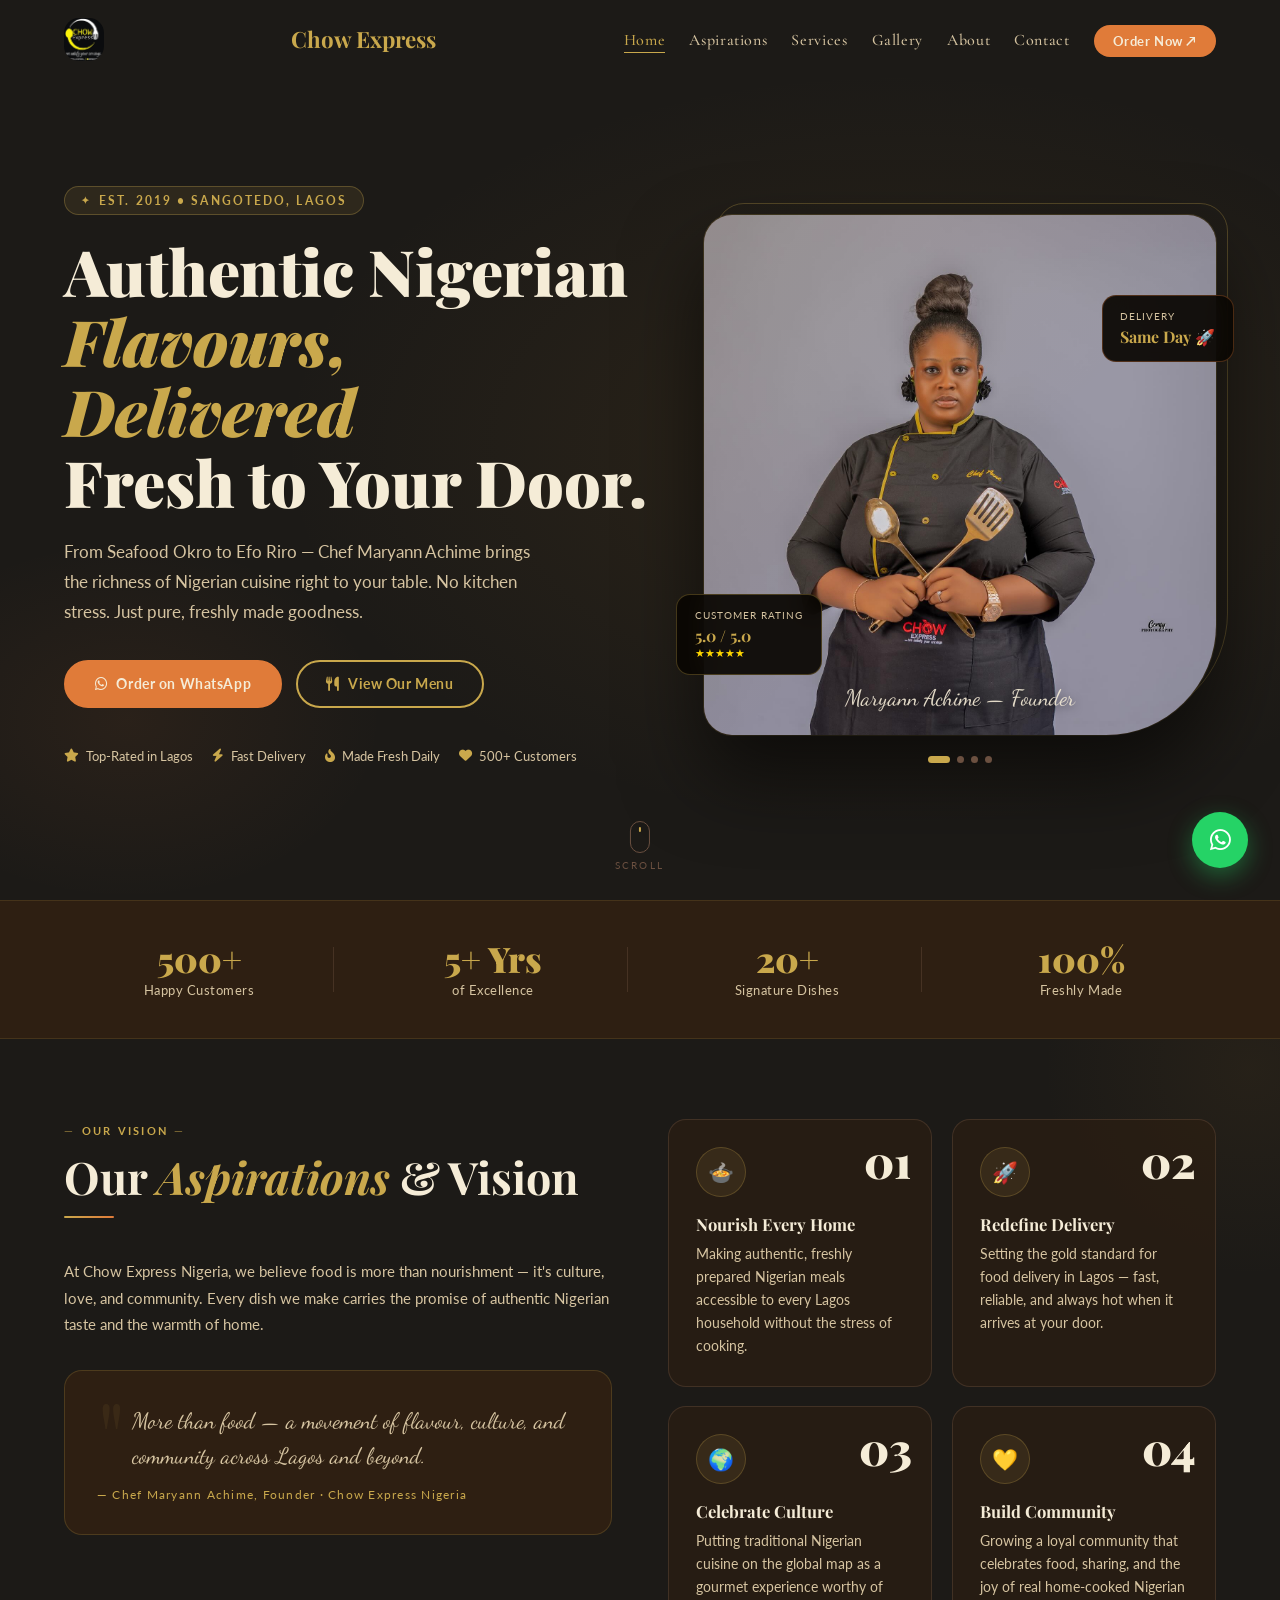
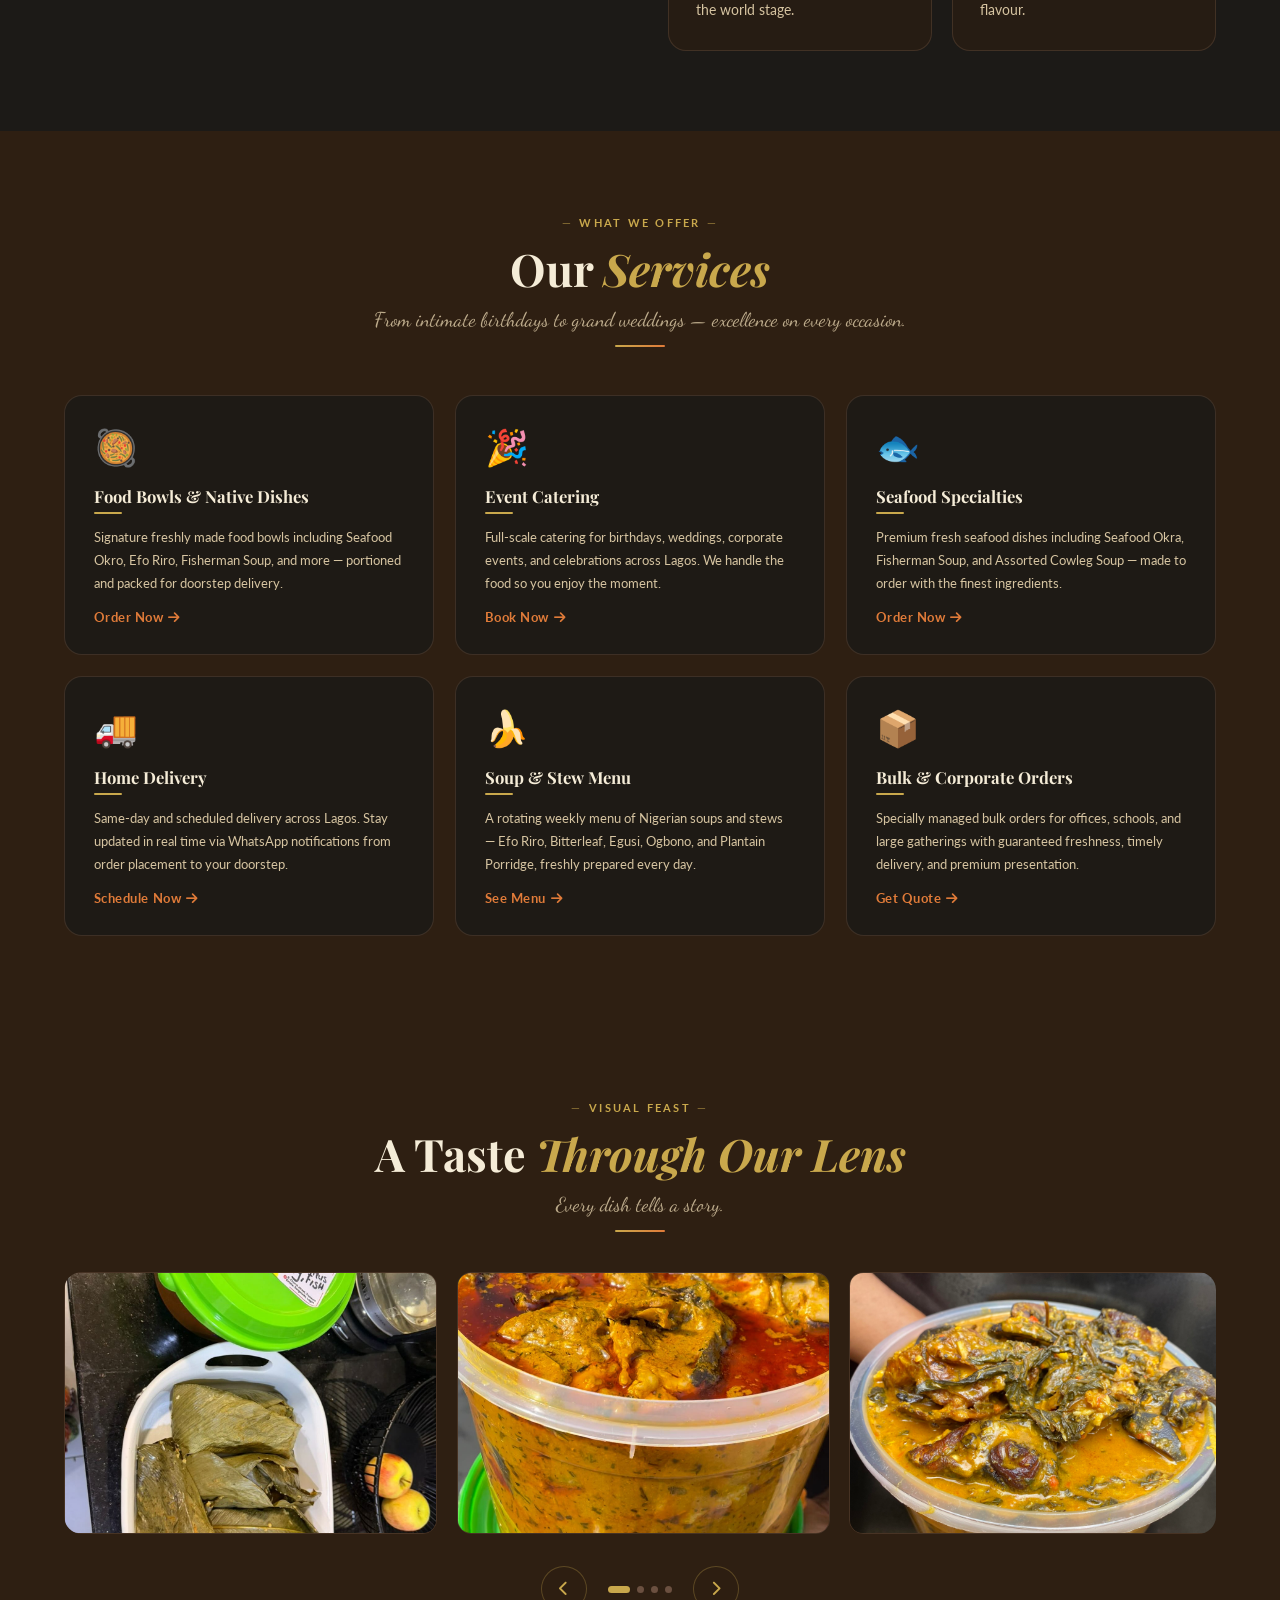
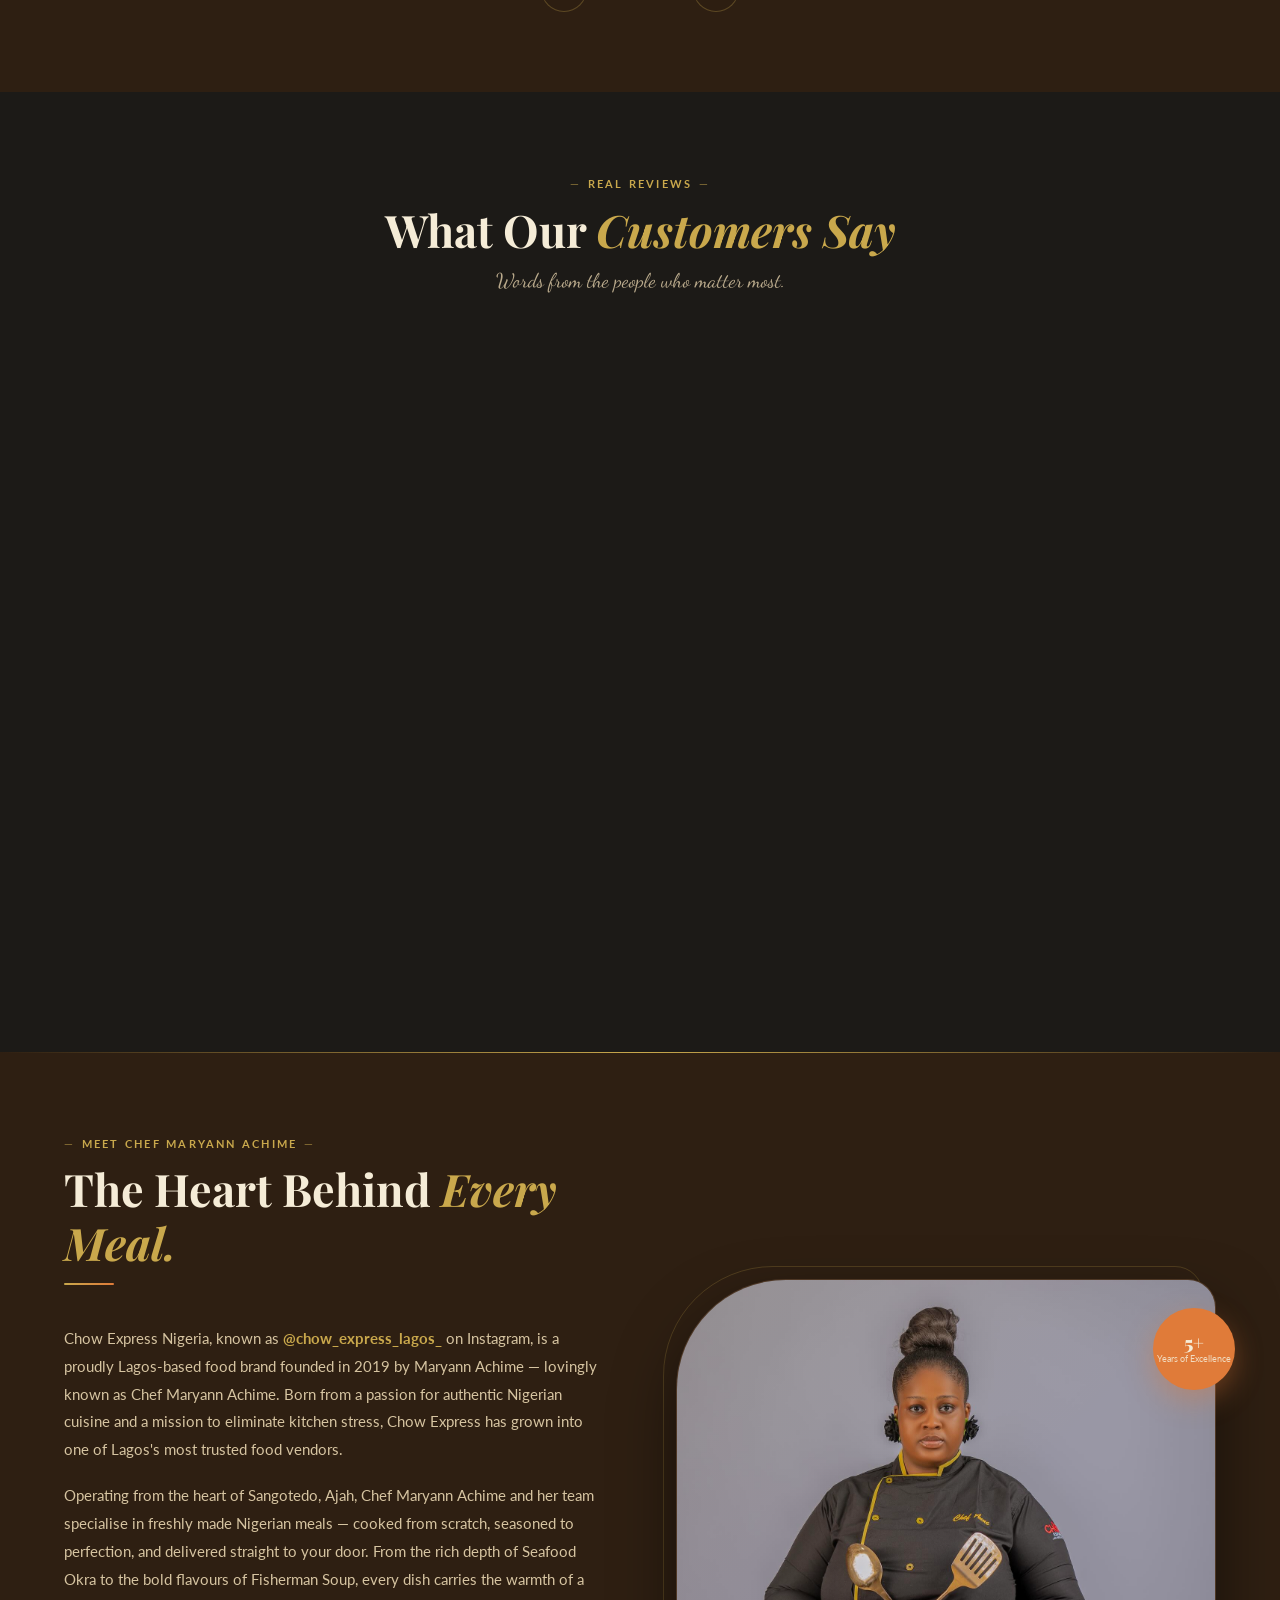
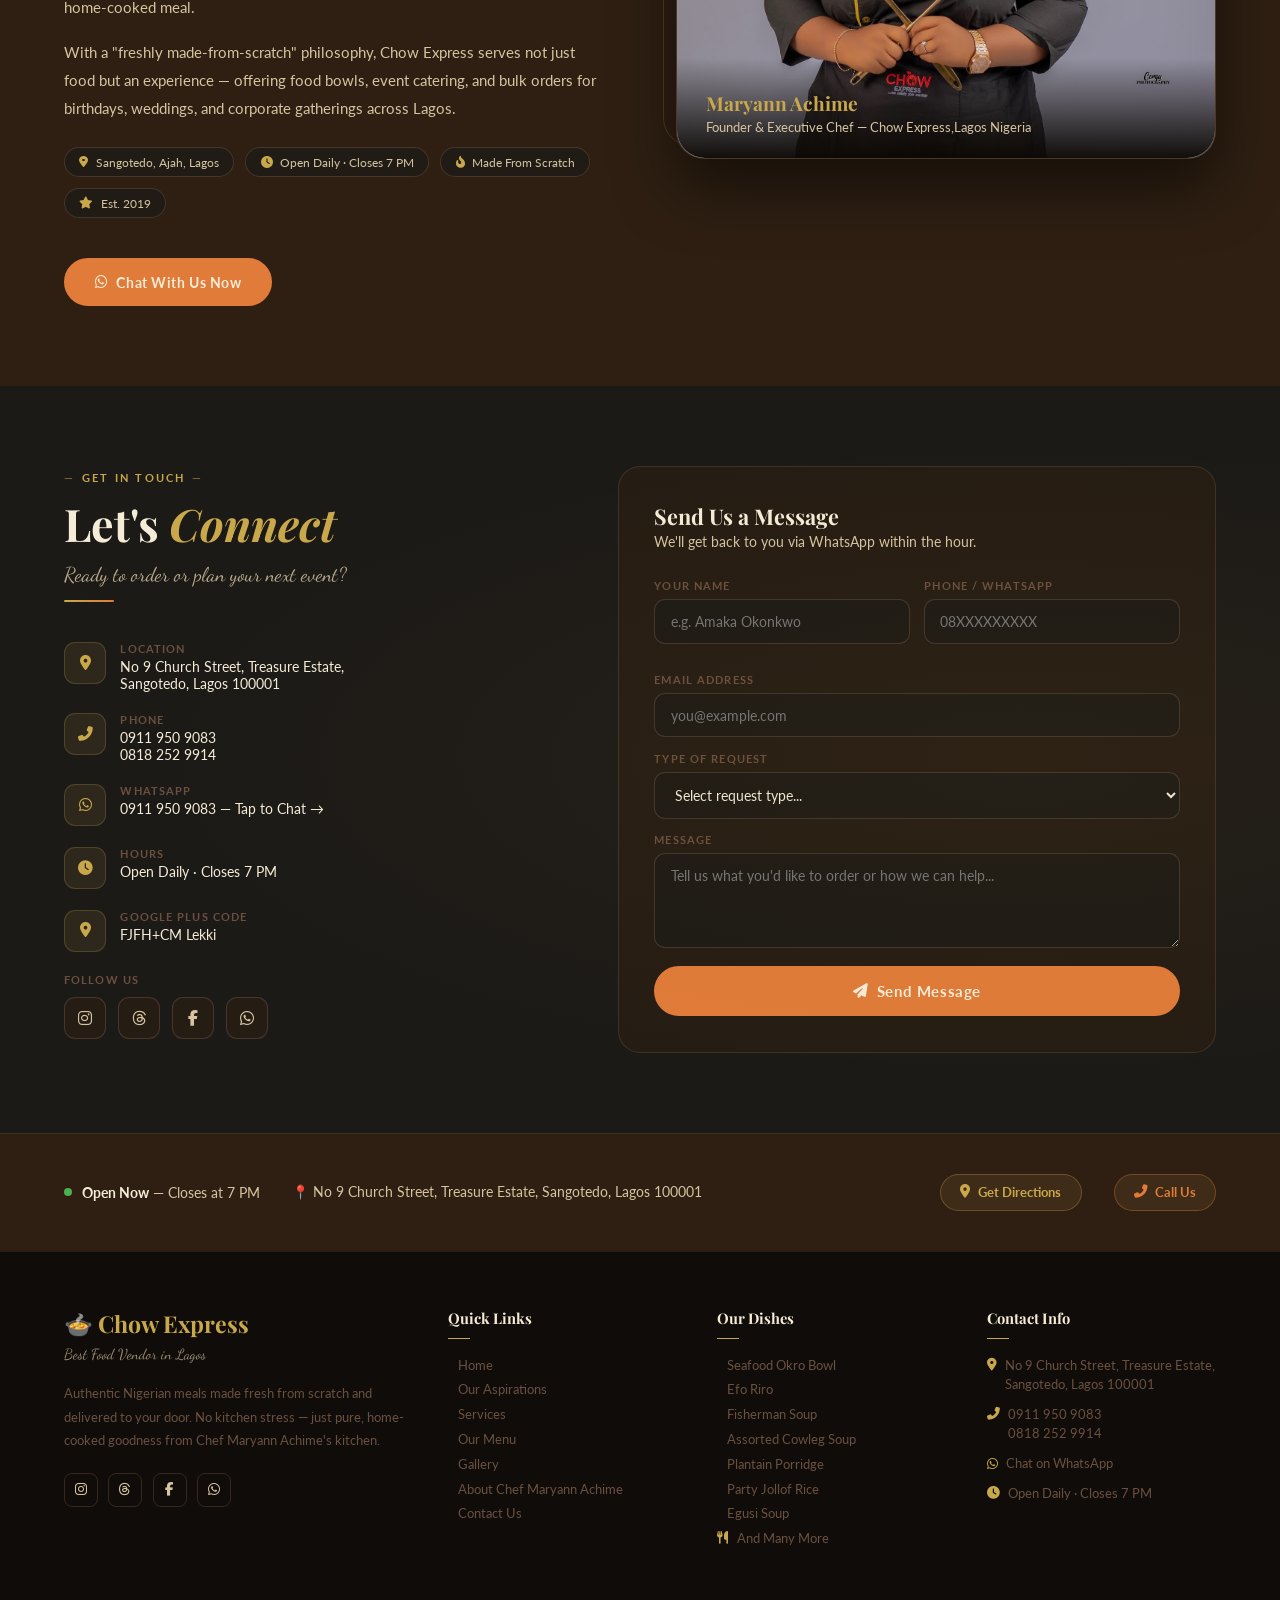
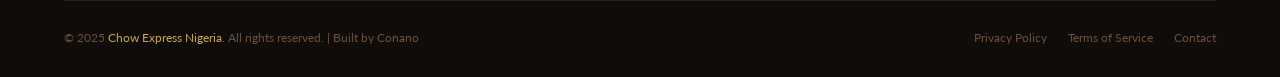
<file: index.html>
<!doctype html>
<html lang="en">
  <head>
    <meta charset="UTF-8" />
    <meta name="viewport" content="width=device-width, initial-scale=1.0" />
    <meta
      name="description"
      content="Chow Express Nigeria – Best Food Vendor in Lagos. Authentic Nigerian meals, freshly made and delivered to your door."
    />
    <title>Chow Express Nigeria</title>
    <link
      rel="icon"
      href="/img/chowfood/personal/logo.jpg"
      type="image/jpeg"
      sizes="32x32"
      style="object-fit: contain;"
    />

    <link rel="preconnect" href="https://fonts.googleapis.com" />
    <link rel="preconnect" href="https://fonts.gstatic.com" crossorigin />
    <link rel="stylesheet" href="style.css" />
    <link
      href="https://fonts.googleapis.com/css2?family=Playfair+Display:ital,wght@0,400;0,600;0,700;0,900;1,400;1,600&family=Cormorant+Garamond:wght@300;400;500;600&family=Dancing+Script:wght@400;600;700&family=Lato:wght@300;400;700&display=swap"
      rel="stylesheet"
    />
    <link
      rel="stylesheet"
      href="https://cdnjs.cloudflare.com/ajax/libs/font-awesome/6.5.0/css/all.min.css"
    />
  </head>
  <body>
    <!-- PRELOADER -->
    <div id="preloader">
      <div class="pre-logo">🍲 Chow Express</div>
      <!-- <div class="pre-sub">Best Food Vendor in Lagos</div> -->
      <div class="pre-bar"><div class="pre-fill"></div></div>
    </div>

    <!-- NAVBAR -->
    <nav id="navbar">
      <img
        src="/img/chowfood/personal/logo.jpg"
        alt="icon"
        style="width: 40px; vertical-align: middle; border-radius: 15px"
      />
      <a href="#home" class="nav-logo">Chow Express </a>
      <ul class="nav-links">
        <li><a href="#home" class="active">Home</a></li>
        <li><a href="#aspirations">Aspirations</a></li>
        <li><a href="#services">Services</a></li>
        <li><a href="#gallery">Gallery</a></li>
        <li><a href="#about">About</a></li>
        <li><a href="#contact">Contact</a></li>
        <li>
          <a href="https://wa.me/2349119509083" target="_blank" class="nav-cta"
            >Order Now ↗</a
          >
        </li>
      </ul>
      <button
        class="hamburger"
        id="hamburger"
        aria-label="Toggle menu"
        aria-expanded="false"
      >
        <span></span><span></span><span></span>
      </button>
    </nav>

    <!-- MOBILE MENU — fixed overlay, opens via max-height toggle -->
    <div
      class="mobile-menu"
      id="mobileMenu"
      role="navigation"
      aria-label="Mobile navigation"
    >
      <a href="#home">Home</a>
      <a href="#aspirations">Aspirations</a>
      <a href="#services">Services</a>
      <a href="#gallery">Gallery</a>
      <a href="#about">About</a>
      <a href="#contact">Contact</a>
      <a href="https://wa.me/2349119509083" target="_blank" class="mob-cta">
        <i class="fab fa-whatsapp"></i> &nbsp;Order on WhatsApp
      </a>
    </div>

    <!-- HERO -->
    <section id="home">
      <div class="hero-bg"></div>
      <div class="hero-inner">
        <div>
          <div class="hero-badge">Est. 2019 &bull; Sangotedo, Lagos</div>
          <h1 class="hero-title">
            Authentic Nigerian <em>Flavours, Delivered</em> Fresh to Your Door.
          </h1>
          <p class="hero-sub">
            From Seafood Okro to Efo Riro — Chef Maryann Achime brings the
            richness of Nigerian cuisine right to your table. No kitchen stress.
            Just pure, freshly made goodness.
          </p>
          <div class="hero-btns">
            <a
              href="https://wa.me/2349119509083"
              target="_blank"
              class="btn-pri"
              ><i class="fab fa-whatsapp"></i> Order on WhatsApp</a
            >
            <a href="#menu-preview" class="btn-out"
              ><i class="fas fa-utensils"></i> View Our Menu</a
            >
          </div>
          <div class="hero-trust">
            <div class="trust-item">
              <i class="fas fa-star"></i> Top-Rated in Lagos
            </div>
            <div class="trust-item">
              <i class="fas fa-bolt"></i> Fast Delivery
            </div>
            <div class="trust-item">
              <i class="fas fa-fire-alt"></i> Made Fresh Daily
            </div>
            <div class="trust-item">
              <i class="fas fa-heart"></i> 500+ Customers
            </div>
          </div>
        </div>
        <div class="hero-img-area">
          <div class="hero-ring"></div>
          <div class="hero-frame">
            <div class="hero-slide active s1">
              <img
                src="/img/chowfood/personal/owner.jpg"
                alt="owner.jpg"
                style="
                  border-radius: 10px;
                  width: 100%;
                  height: 100%;
                  object-fit: cover;
                "
              />
              <div class="s-lbl">Maryann Achime — Founder</div>
            </div>
            <div class="hero-slide s2">
              <img
                src="/img/chowfood/personal/owner1.jpg"
                alt="owner1.jpg"
                style="
                  border-radius: 10px;
                  width: 100%;
                  height: 100%;
                  object-fit: cover;
                "
              />
              <div class="s-lbl">Maryann Achime — Founder</div>
            </div>
            <div class="hero-slide s3">
              <img
                src="/img/chowfood/personal/owner2.jpg"
                alt="owner2.jpg"
                style="
                  border-radius: 10px;
                  width: 100%;
                  height: 100%;
                  object-fit: cover;
                "
              />
              <div class="s-lbl">Maryann Achime — Founder</div>
            </div>
          </div>
          <div class="hero-dots-row">
            <button class="hdot active" onclick="goHero(0)"></button>
            <button class="hdot" onclick="goHero(1)"></button>
            <button class="hdot" onclick="goHero(2)"></button>
            <button class="hdot" onclick="goHero(3)"></button>
          </div>
          <div class="fc1">
            <div class="fc-lbl">Customer Rating</div>
            <div class="fc-val">5.0 / 5.0</div>
            <div class="fc-stars">★★★★★</div>
          </div>
          <div class="fc2">
            <div class="fc-lbl">Delivery</div>
            <div class="fc-val">Same Day 🚀</div>
          </div>
        </div>
      </div>
      <div class="scroll-hint">
        <div class="s-mouse"></div>
        <span>Scroll</span>
      </div>
    </section>

    <!-- STATS -->
    <div class="stats-strip">
      <div class="stats-grid">
        <div class="stat-item rv">
          <div class="stat-num">500+</div>
          <div class="stat-lbl">Happy Customers</div>
        </div>
        <div class="stat-item rv" style="transition-delay: 0.1s">
          <div class="stat-num">5+ Yrs</div>
          <div class="stat-lbl">of Excellence</div>
        </div>
        <div class="stat-item rv" style="transition-delay: 0.2s">
          <div class="stat-num">20+</div>
          <div class="stat-lbl">Signature Dishes</div>
        </div>
        <div class="stat-item rv" style="transition-delay: 0.3s">
          <div class="stat-num">100%</div>
          <div class="stat-lbl">Freshly Made</div>
        </div>
      </div>
    </div>

    <!-- ASPIRATIONS -->
    <section id="aspirations">
      <div class="sec">
        <div class="asp-2col">
          <div class="rvl">
            <div class="tag">Our Vision</div>
            <h2 class="sh">Our <em>Aspirations</em> &amp; Vision</h2>
            <div class="divider"></div>
            <p
              style="
                font-size: 0.92rem;
                line-height: 1.8;
                color: var(--ivory);
                margin-bottom: 1.5rem;
              "
            >
              At Chow Express Nigeria, we believe food is more than nourishment
              — it's culture, love, and community. Every dish we make carries
              the promise of authentic Nigerian taste and the warmth of home.
            </p>
            <div class="asp-quote">
              <div class="qmark">"</div>
              <div class="qtxt">
                More than food — a movement of flavour, culture, and community
                across Lagos and beyond.
              </div>
              <div class="qauthor">
                — Chef Maryann Achime, Founder · Chow Express Nigeria
              </div>
            </div>
          </div>
          <div class="asp-cards rvr">
            <div class="acard">
              <div class="anum">01</div>
              <div class="aico">🍲</div>
              <h3>Nourish Every Home</h3>
              <p>
                Making authentic, freshly prepared Nigerian meals accessible to
                every Lagos household without the stress of cooking.
              </p>
            </div>
            <div class="acard">
              <div class="anum">02</div>
              <div class="aico">🚀</div>
              <h3>Redefine Delivery</h3>
              <p>
                Setting the gold standard for food delivery in Lagos — fast,
                reliable, and always hot when it arrives at your door.
              </p>
            </div>
            <div class="acard">
              <div class="anum">03</div>
              <div class="aico">🌍</div>
              <h3>Celebrate Culture</h3>
              <p>
                Putting traditional Nigerian cuisine on the global map as a
                gourmet experience worthy of the world stage.
              </p>
            </div>
            <div class="acard">
              <div class="anum">04</div>
              <div class="aico">💛</div>
              <h3>Build Community</h3>
              <p>
                Growing a loyal community that celebrates food, sharing, and the
                joy of real home-cooked Nigerian flavour.
              </p>
            </div>
          </div>
        </div>
      </div>
    </section>

    <!-- SERVICES -->
    <section id="services">
      <div class="sec">
        <div style="text-align: center; margin-bottom: 3rem" class="rv">
          <div class="tag">What We Offer</div>
          <h2 class="sh">Our <em>Services</em></h2>
          <div class="ssub">
            From intimate birthdays to grand weddings — excellence on every
            occasion.
          </div>
          <div class="divider center"></div>
        </div>
        <div class="svc-grid">
          <div class="svc-card rv" style="transition-delay: 0s">
            <span class="sico">🥘</span>
            <div class="stitle">Food Bowls &amp; Native Dishes</div>
            <div class="sacc"></div>
            <p class="sdesc">
              Signature freshly made food bowls including Seafood Okro, Efo
              Riro, Fisherman Soup, and more — portioned and packed for doorstep
              delivery.
            </p>
            <a href="https://wa.me/2349119509083" target="_blank" class="slink"
              >Order Now <i class="fas fa-arrow-right"></i
            ></a>
          </div>
          <div class="svc-card rv" style="transition-delay: 0.1s">
            <span class="sico">🎉</span>
            <div class="stitle">Event Catering</div>
            <div class="sacc"></div>
            <p class="sdesc">
              Full-scale catering for birthdays, weddings, corporate events, and
              celebrations across Lagos. We handle the food so you enjoy the
              moment.
            </p>
            <a href="https://wa.me/2349119509083" target="_blank" class="slink"
              >Book Now <i class="fas fa-arrow-right"></i
            ></a>
          </div>
          <div class="svc-card rv" style="transition-delay: 0.2s">
            <span class="sico">🐟</span>
            <div class="stitle">Seafood Specialties</div>
            <div class="sacc"></div>
            <p class="sdesc">
              Premium fresh seafood dishes including Seafood Okra, Fisherman
              Soup, and Assorted Cowleg Soup — made to order with the finest
              ingredients.
            </p>
            <a href="https://wa.me/2349119509083" target="_blank" class="slink"
              >Order Now <i class="fas fa-arrow-right"></i
            ></a>
          </div>
          <div class="svc-card rv" style="transition-delay: 0.3s">
            <span class="sico">🚚</span>
            <div class="stitle">Home Delivery</div>
            <div class="sacc"></div>
            <p class="sdesc">
              Same-day and scheduled delivery across Lagos. Stay updated in real
              time via WhatsApp notifications from order placement to your
              doorstep.
            </p>
            <a href="https://wa.me/2349119509083" target="_blank" class="slink"
              >Schedule Now <i class="fas fa-arrow-right"></i
            ></a>
          </div>
          <div class="svc-card rv" style="transition-delay: 0.4s">
            <span class="sico">🍌</span>
            <div class="stitle">Soup &amp; Stew Menu</div>
            <div class="sacc"></div>
            <p class="sdesc">
              A rotating weekly menu of Nigerian soups and stews — Efo Riro,
              Bitterleaf, Egusi, Ogbono, and Plantain Porridge, freshly prepared
              every day.
            </p>
            <a href="https://wa.me/2349119509083" target="_blank" class="slink"
              >See Menu <i class="fas fa-arrow-right"></i
            ></a>
          </div>
          <div class="svc-card rv" style="transition-delay: 0.5s">
            <span class="sico">📦</span>
            <div class="stitle">Bulk &amp; Corporate Orders</div>
            <div class="sacc"></div>
            <p class="sdesc">
              Specially managed bulk orders for offices, schools, and large
              gatherings with guaranteed freshness, timely delivery, and premium
              presentation.
            </p>
            <a href="https://wa.me/2349119509083" target="_blank" class="slink"
              >Get Quote <i class="fas fa-arrow-right"></i
            ></a>
          </div>
        </div>
      </div>
    </section>

    <!-- GALLERY -->
    <section id="gallery">
      <div class="sec">
        <div style="text-align: center; margin-bottom: 2.5rem" class="rv">
          <div class="tag">Visual Feast</div>
          <h2 class="sh">A Taste <em>Through Our Lens</em></h2>
          <div class="ssub">Every dish tells a story.</div>
          <div class="divider center"></div>
        </div>
        <div class="g-carousel rv">
          <div class="g-track" id="gTrack">
            <div class="gcard">
              <div
                class="gimg"
                style="background: linear-gradient(135deg, #1a3d10, #0a2006)"
              >
                <img
                  src="/img/chowfood/menu/food1.jpg"
                  alt="food1.jpg"
                  style="height: 100%; width: 100%; object-fit: cover"
                />
                <div class="goverlay">
                  <div class="gdname">Moi Moi</div>
                  <div class="gddesc">Well-made and Tasty</div>
                </div>
              </div>
            </div>
            <div class="gcard">
              <div
                class="gimg"
                style="background: linear-gradient(135deg, #3d2010, #200808)"
              >
                <img
                  src="/img/chowfood/menu/food2jpg.jpg"
                  alt="food2.jpg"
                  style="height: 100%; width: 100%; object-fit: cover"
                />
                <div class="goverlay">
                  <div class="gdname">Efo Riro</div>
                  <div class="gddesc">Rich spinach stew</div>
                </div>
              </div>
            </div>
            <div class="gcard">
              <div
                class="gimg"
                style="background: linear-gradient(135deg, #0a1e3d, #060f20)"
              >
                <img
                  src="/img/chowfood/menu/food3.jpg"
                  alt="food3.jpg"
                  style="height: 100%; width: 100%; object-fit: cover"
                />
                <div class="goverlay">
                  <div class="gdname">Banga Soup</div>
                  <div class="gddesc">Bold and Delicious</div>
                </div>
              </div>
            </div>
            <div class="gcard">
              <div
                class="gimg"
                style="background: linear-gradient(135deg, #3d0a10, #200508)"
              >
                <img
                  src="/img/chowfood/menu/food4.jpg"
                  alt="food4.jpg"
                  style="height: 100%; width: 100%; object-fit: cover"
                />
                <div class="goverlay">
                  <div class="gdname">Assorted Cassava</div>
                  <div class="gddesc">Deep spiced and Tasty</div>
                </div>
              </div>
            </div>
            <div class="gcard">
              <div
                class="gimg"
                style="background: linear-gradient(135deg, #3d3010, #201808)"
              >
                <img
                  src="/img/chowfood/menu/food5.jpg"
                  alt="food5.jpg"
                  style="height: 100%; width: 100%; object-fit: cover"
                />
                <div class="goverlay">
                  <div class="gdname">Afang Soup</div>
                  <div class="gddesc">Sweet comfort food</div>
                </div>
              </div>
            </div>
            <div class="gcard">
              <div
                class="gimg"
                style="background: linear-gradient(135deg, #3d2a10, #201508)"
              >
                <img
                  src="/img/chowfood/menu/food6.jpg"
                  alt="food6.jpg"
                  style="height: 100%; width: 100%; object-fit: cover"
                />
                <div class="goverlay">
                  <div class="gdname">Vegetable Soup</div>
                  <div class="gddesc">Tasty and Rich</div>
                </div>
              </div>
            </div>
            <div class="gcard">
              <div
                class="gimg"
                style="background: linear-gradient(135deg, #1a3d10, #0a2006)"
              >
                <img
                  src="/img/chowfood/menu/unnamed.jpg"
                  alt="food7.jpg"
                  style="height: 100%; width: 100%; object-fit: cover"
                />
                <div class="goverlay">
                  <div class="gdname">Egusi Soup</div>
                  <div class="gddesc">Rich palm oil base</div>
                </div>
              </div>
            </div>
            <div class="gcard">
              <div
                class="gimg"
                style="background: linear-gradient(135deg, #3d1010, #200505)"
              >
                <img
                  src="/img/chowfood/menu/okro(1).jpg"
                  alt="okro(1).jpg"
                  style="height: 100%; width: 100%; object-fit: cover"
                />
                <div class="goverlay">
                  <div class="gdname">Okro Soup</div>
                  <div class="gddesc">Aromatic and bold</div>
                </div>
              </div>
            </div>
            <div class="gcard">
              <div
                class="gimg"
                style="background: linear-gradient(135deg, #3d1010, #200505)"
              >
                <img
                  src="/img/chowfood/menu/stew.jpg"
                  alt="stew.jpg"
                  style="height: 100%; width: 100%; object-fit: cover"
                />
                <div class="goverlay">
                  <div class="gdname">Stew</div>
                  <div class="gddesc">Well-made and Elegant</div>
                </div>
              </div>
            </div>
            <div class="gcard">
              <div
                class="gimg"
                style="background: linear-gradient(135deg, #3d1010, #200505)"
              >
                <img
                  src="/img/chowfood/menu/food10.jpg"
                  alt="stew.jpg"
                  style="height: 100%; width: 100%; object-fit: cover"
                />
                <div class="goverlay">
                  <div class="gdname">Many More</div>
                  <div class="gddesc">Order and Tell your story</div>
                </div>
              </div>
            </div>
          </div>
        </div>
        <div class="g-controls rv">
          <button class="gbtn" id="gPrev">
            <i class="fas fa-chevron-left"></i>
          </button>
          <div class="gdots" id="gDots"></div>
          <button class="gbtn" id="gNext">
            <i class="fas fa-chevron-right"></i>
          </button>
        </div>
      </div>
    </section>

    <!-- TESTIMONIALS -->
    <section id="testimonials">
      <div class="sec">
        <div style="text-align: center; margin-bottom: 3rem" class="rv">
          <div class="tag">Real Reviews</div>
          <h2 class="sh">What Our <em>Customers Say</em></h2>
          <div class="ssub">Words from the people who matter most.</div>
        </div>
        <div class="tgrid">
          <div class="tcard rv" style="transition-delay: 0s">
            <span class="tqico"><i class="fas fa-quote-left"></i></span>
            <div class="tstars">★★★★★</div>
            <p class="ttxt">
              "Food is awesome, customer service is top notch. I highly
              recommend these guys for anything food — birthdays, weddings,
              whatever occasion. You're sure to get value for your money 100%"
            </p>
            <div class="tauth">
              <img src="/img/chowfood/review/james.png" alt="james.png" />
              <div>
                <div class="tname">James Ajibade</div>
                <div class="twhen">Verified Customer</div>
              </div>
            </div>
          </div>
          <div class="tcard rv" style="transition-delay: 0.15s">
            <span class="tqico"><i class="fas fa-quote-left"></i></span>
            <div class="tstars">★★★★★</div>
            <p class="ttxt">
              "First time user here. Do yourself a favor and visit this lovely
              food vendor. Their delivery process is fast and always keeps you
              up to date. I highly recommend Chow Express!"
            </p>
            <div class="tauth">
              <img
                src="/img/chowfood/review/chiamhembe.png"
                alt="chiamhembe.png"
              />
              <div>
                <div class="tname">Chiahemba Solomon</div>
                <div class="twhen">Verified Customer</div>
              </div>
            </div>
          </div>
          <div class="tcard rv" style="transition-delay: 0.3s">
            <span class="tqico"><i class="fas fa-quote-left"></i></span>
            <div class="tstars">★★★★★</div>
            <p class="ttxt">
              "Her meals are fire, especially the soups 😋😋. I've never had
              such rich, authentic Nigerian flavours delivered right to my door.
              Chef Maryann Achime is truly gifted!"
            </p>
            <div class="tauth">
              <img
                src="/img/chowfood/review/anothonia.png"
                alt="anthonia.png"
              />
              <div>
                <div class="tname">Anthonia Akingbehin</div>
                <div class="twhen">Verified Customer</div>
              </div>
            </div>
          </div>
          <div class="tcard rv" style="transition-delay: 0.45s">
            <span class="tqico"><i class="fas fa-quote-left"></i></span>
            <div class="tstars">★★★★★</div>
            <p class="ttxt">
              "They are the best! 😋👌 Incredible flavour, generous portions,
              and packaging is always neat and professional. Chow Express has
              become my go-to food vendor in Lagos!"
            </p>
            <div class="tauth">
              <img src="/img/chowfood/review/swank.png" alt="swank.png" />
              <div>
                <div class="tname">Njoku Oluebubechukwu</div>
                <div class="twhen">Verified Customer</div>
              </div>
            </div>
          </div>
          <div class="tcard rv" style="transition-delay: 0.6s">
            <span class="tqico"><i class="fas fa-quote-left"></i></span>
            <div class="tstars">★★★★★</div>
            <p class="ttxt">
              "Ordered for my daughter's birthday and every guest kept asking
              where the food was from. The Jollof rice and pepper soup were
              absolutely outstanding. Thank you Chef Maryann Achime!"
            </p>
            <div class="tauth">
              <div class="tav">BO</div>
              <div>
                <div class="tname">Blessing Okonkwo</div>
                <div class="twhen">Event Customer</div>
              </div>
            </div>
          </div>
          <div class="tcard rv" style="transition-delay: 0.75s">
            <span class="tqico"><i class="fas fa-quote-left"></i></span>
            <div class="tstars">★★★★★</div>
            <p class="ttxt">
              "The seafood okro bowl is everything! I've tried many vendors in
              Lagos and Chow Express is on another level. Fresh ingredients,
              perfect seasoning, fast delivery — a 10/10 every time."
            </p>
            <div class="tauth">
              <div class="tav">TA</div>
              <div>
                <div class="tname">Tunde Adeyemi</div>
                <div class="twhen">Regular Customer</div>
              </div>
            </div>
          </div>
        </div>
      </div>
    </section>

    <!-- ABOUT -->
    <section id="about">
      <div class="sec">
        <div class="about-grid">
          <div class="rvl">
            <div class="tag">Meet Chef Maryann Achime</div>
            <h2 class="sh">The Heart Behind <em>Every Meal.</em></h2>
            <div class="divider"></div>
            <p class="about-para">
              Chow Express Nigeria, known as
              <strong style="color: var(--gold)">@chow_express_lagos_</strong>
              on Instagram, is a proudly Lagos-based food brand founded in 2019
              by Maryann Achime — lovingly known as Chef Maryann Achime. Born
              from a passion for authentic Nigerian cuisine and a mission to
              eliminate kitchen stress, Chow Express has grown into one of
              Lagos's most trusted food vendors.
            </p>
            <p class="about-para">
              Operating from the heart of Sangotedo, Ajah, Chef Maryann Achime
              and her team specialise in freshly made Nigerian meals — cooked
              from scratch, seasoned to perfection, and delivered straight to
              your door. From the rich depth of Seafood Okra to the bold
              flavours of Fisherman Soup, every dish carries the warmth of a
              home-cooked meal.
            </p>
            <p class="about-para">
              With a "freshly made-from-scratch" philosophy, Chow Express serves
              not just food but an experience — offering food bowls, event
              catering, and bulk orders for birthdays, weddings, and corporate
              gatherings across Lagos.
            </p>
            <div class="chips">
              <span class="chip"
                ><i class="fas fa-map-marker-alt"></i> Sangotedo, Ajah,
                Lagos</span
              >
              <span class="chip"
                ><i class="fas fa-clock"></i> Open Daily · Closes 7 PM</span
              >
              <span class="chip"
                ><i class="fas fa-fire-alt"></i> Made From Scratch</span
              >
              <span class="chip"><i class="fas fa-star"></i> Est. 2019</span>
            </div>
            <a
              href="https://wa.me/2349119509083"
              target="_blank"
              class="btn-pri"
              style="margin-top: 1rem"
              ><i class="fab fa-whatsapp"></i> Chat With Us Now</a
            >
          </div>
          <div class="about-img-wrap rvr">
            <div class="a-ring"></div>
            <div class="about-frame">
              <img
                src="/img/chowfood/personal/owner.jpg"
                alt="owner.jpg"
                style="width: 100%; height: 100%; object-fit: cover"
              />
              <div class="about-lbl">
                <div class="chef-name">Maryann Achime</div>
                <div class="chef-title">
                  Founder &amp; Executive Chef — Chow Express,Lagos Nigeria
                </div>
              </div>
            </div>
            <div class="a-badge">
              <div class="a-badge-num">5+</div>
              <div class="a-badge-txt">Years of Excellence</div>
            </div>
          </div>
        </div>
      </div>
    </section>

    <!-- CONTACT -->
    <section id="contact">
      <div class="sec">
        <div class="contact-grid">
          <div class="rvl">
            <div class="tag">Get In Touch</div>
            <h2 class="sh">Let's <em>Connect</em></h2>
            <div class="ssub">Ready to order or plan your next event?</div>
            <div class="divider"></div>
            <div class="citem">
              <div class="cico"><i class="fas fa-map-marker-alt"></i></div>
              <div>
                <div class="clbl">Location</div>
                <div class="cval">
                  <a
                    href="https://maps.google.com/?q=No+9+Church+Street+Treasure+Estate+Sangotedo+Lagos"
                    target="_blank"
                    >No 9 Church Street, Treasure Estate,<br />Sangotedo, Lagos
                    100001</a
                  >
                </div>
              </div>
            </div>
            <div class="citem">
              <div class="cico"><i class="fas fa-phone-alt"></i></div>
              <div>
                <div class="clbl">Phone</div>
                <div class="cval">
                  <a href="tel:+2349119509083">0911 950 9083</a><br /><a
                    href="tel:+2348182529914"
                    >0818 252 9914</a
                  >
                </div>
              </div>
            </div>
            <div class="citem">
              <div class="cico"><i class="fab fa-whatsapp"></i></div>
              <div>
                <div class="clbl">WhatsApp</div>
                <div class="cval">
                  <a href="https://wa.me/2349119509083" target="_blank"
                    >0911 950 9083 — Tap to Chat →</a
                  >
                </div>
              </div>
            </div>
            <div class="citem">
              <div class="cico"><i class="fas fa-clock"></i></div>
              <div>
                <div class="clbl">Hours</div>
                <div class="cval">Open Daily · Closes 7 PM</div>
              </div>
            </div>
            <div class="citem">
              <div class="cico"><i class="fas fa-location-dot"></i></div>
              <div>
                <div class="clbl">Google Plus Code</div>
                <div class="cval">FJFH+CM Lekki</div>
              </div>
            </div>
            <div style="margin-top: 1rem">
              <div class="clbl" style="margin-bottom: 0.7rem">Follow Us</div>
              <div class="socials">
                <a
                  href="https://www.instagram.com/chow_express_lagos_/"
                  target="_blank"
                  class="soc ig"
                  title="Instagram"
                  ><i class="fab fa-instagram"></i
                ></a>
                <a
                  href="https://www.threads.com/@chow_express_lagos_"
                  target="_blank"
                  class="soc th"
                  title="Threads"
                  ><i class="fab fa-threads"></i
                ></a>
                <a
                  href="https://www.facebook.com/p/chow_express_lagos_-100065401962547/"
                  target="_blank"
                  class="soc fb"
                  title="Facebook"
                  ><i class="fab fa-facebook-f"></i
                ></a>
                <a
                  href="https://wa.me/2349119509083"
                  target="_blank"
                  class="soc wa"
                  title="WhatsApp"
                  ><i class="fab fa-whatsapp"></i
                ></a>
              </div>
            </div>
          </div>
          <div class="form-box rvr">
            <div class="form-title">Send Us a Message</div>
            <div class="form-sub">
              We'll get back to you via WhatsApp within the hour.
            </div>
            <div id="cForm">
              <div class="frow">
                <div class="fg">
                  <label class="flbl">Your Name</label
                  ><input
                    type="text"
                    class="fi"
                    id="fName"
                    placeholder="e.g. Amaka Okonkwo"
                  />
                </div>
                <div class="fg">
                  <label class="flbl">Phone / WhatsApp</label
                  ><input type="tel" class="fi" placeholder="08XXXXXXXXX" />
                </div>
              </div>
              <div class="fg">
                <label class="flbl">Email Address</label
                ><input type="email" class="fi" placeholder="you@example.com" />
              </div>
              <div class="fg">
                <label class="flbl">Type of Request</label
                ><select class="fsel">
                  <option value="">Select request type...</option>
                  <option>Personal Food Order</option>
                  <option>Birthday Catering</option>
                  <option>Wedding Catering</option>
                  <option>Corporate Order</option>
                  <option>Bulk Order</option>
                  <option>Other Enquiry</option>
                </select>
              </div>
              <div class="fg">
                <label class="flbl">Message</label
                ><textarea
                  class="fta"
                  placeholder="Tell us what you'd like to order or how we can help..."
                ></textarea>
              </div>
              <button class="fsub" onclick="submitForm()">
                <i class="fas fa-paper-plane"></i> Send Message
              </button>
            </div>
            <div class="f-ok" id="fOk">
              <div class="f-ok-icon">🎉</div>
              <div class="f-ok-msg">Message Sent Successfully!</div>
              <div class="f-ok-sub">
                We'll reach out via WhatsApp shortly. Thank you!
              </div>
            </div>
          </div>
        </div>
      </div>
    </section>

    <!-- LOCATION STRIP -->
    <div class="loc-strip">
      <div class="loc-inner">
        <div class="hours-badge">
          <div class="live-dot"></div>
          <span
            ><strong style="color: var(--cream)">Open Now</strong> — Closes at 7
            PM</span
          >
        </div>
        <div class="loc-addr">
          📍 No 9 Church Street, Treasure Estate, Sangotedo, Lagos 100001
        </div>
        <a
          href="https://maps.google.com/?q=No+9+Church+Street+Treasure+Estate+Sangotedo+Lagos"
          target="_blank"
          class="loc-btn"
          ><i class="fas fa-map-marker-alt"></i> Get Directions</a
        >
        <a href="tel:+2349119509083" class="loc-btn saf"
          ><i class="fas fa-phone-alt"></i> Call Us</a
        >
      </div>
    </div>

    <!-- FOOTER -->
    <footer>
      <div class="footer-grid">
        <div>
          <span class="f-logo">🍲 Chow Express</span>
          <div class="f-tag">Best Food Vendor in Lagos</div>
          <p class="f-desc">
            Authentic Nigerian meals made fresh from scratch and delivered to
            your door. No kitchen stress — just pure, home-cooked goodness from
            Chef Maryann Achime's kitchen.
          </p>
          <div class="f-soc">
            <a
              href="https://www.instagram.com/chow_express_lagos_/"
              target="_blank"
              class="fsoc ig"
              title="Instagram"
              ><i class="fab fa-instagram"></i
            ></a>
            <a
              href="https://www.threads.com/@chow_express_lagos_"
              target="_blank"
              class="fsoc th"
              title="Threads"
              ><i class="fab fa-threads"></i
            ></a>
            <a
              href="https://www.facebook.com/p/chow_express_lagos_-100065401962547/"
              target="_blank"
              class="fsoc fb"
              title="Facebook"
              ><i class="fab fa-facebook-f"></i
            ></a>
            <a
              href="https://wa.me/2349119509083"
              target="_blank"
              class="fsoc wa"
              title="WhatsApp"
              ><i class="fab fa-whatsapp"></i
            ></a>
          </div>
        </div>
        <div>
          <div class="f-col-title">Quick Links</div>
          <ul class="f-links">
            <li><a href="#home">Home</a></li>
            <li><a href="#aspirations">Our Aspirations</a></li>
            <li><a href="#services">Services</a></li>
            <li><a href="#menu-preview">Our Menu</a></li>
            <li><a href="#gallery">Gallery</a></li>
            <li><a href="#about">About Chef Maryann Achime</a></li>
            <li><a href="#contact">Contact Us</a></li>
          </ul>
        </div>
        <div>
          <div class="f-col-title">Our Dishes</div>
          <ul class="f-links">
            <li><a href="#menu-preview">Seafood Okro Bowl</a></li>
            <li><a href="#menu-preview">Efo Riro</a></li>
            <li><a href="#menu-preview">Fisherman Soup</a></li>
            <li><a href="#menu-preview">Assorted Cowleg Soup</a></li>
            <li><a href="#menu-preview">Plantain Porridge</a></li>
            <li><a href="#menu-preview">Party Jollof Rice</a></li>
            <li><a href="#menu-preview">Egusi Soup</a></li>
            <div class="f-ci">
              <i class="fa fa-utensils"></i><span>And Many More</span>
            </div>
          </ul>
        </div>
        <div>
          <div class="f-col-title">Contact Info</div>
          <div class="f-ci">
            <i class="fas fa-map-marker-alt"></i
            ><span
              >No 9 Church Street, Treasure Estate, Sangotedo, Lagos
              100001</span
            >
          </div>
          <div class="f-ci">
            <i class="fas fa-phone-alt"></i
            ><span
              ><a href="tel:+2349119509083">0911 950 9083</a><br /><a
                href="tel:+2348182529914"
                >0818 252 9914</a
              ></span
            >
          </div>
          <div class="f-ci">
            <i class="fab fa-whatsapp"></i
            ><span
              ><a href="https://wa.me/2349119509083" target="_blank"
                >Chat on WhatsApp</a
              ></span
            >
          </div>
          <div class="f-ci">
            <i class="fas fa-clock"></i><span>Open Daily · Closes 7 PM</span>
          </div>
        </div>
      </div>
      <div class="f-bottom">
        <div class="f-copy">
          © 2025 <a href="#home">Chow Express Nigeria</a>. All rights reserved.
          | Built by Conano
        </div>
        <div class="f-bl">
          <a href="#">Privacy Policy</a><a href="#">Terms of Service</a
          ><a href="#contact">Contact</a>
        </div>
      </div>
    </footer>

    <!-- WHATSAPP FAB -->
    <a
      href="https://wa.me/2349119509083"
      target="_blank"
      class="wfab"
      title="Order on WhatsApp"
    >
      <i class="fab fa-whatsapp"></i>
      <span class="wfab-lbl">Order on WhatsApp</span>
    </a>
    <a href="#home" class="btt" id="btt"><i class="fas fa-chevron-up"></i></a>

    <script src="main.js"></script>
  </body>
</html>
</file>
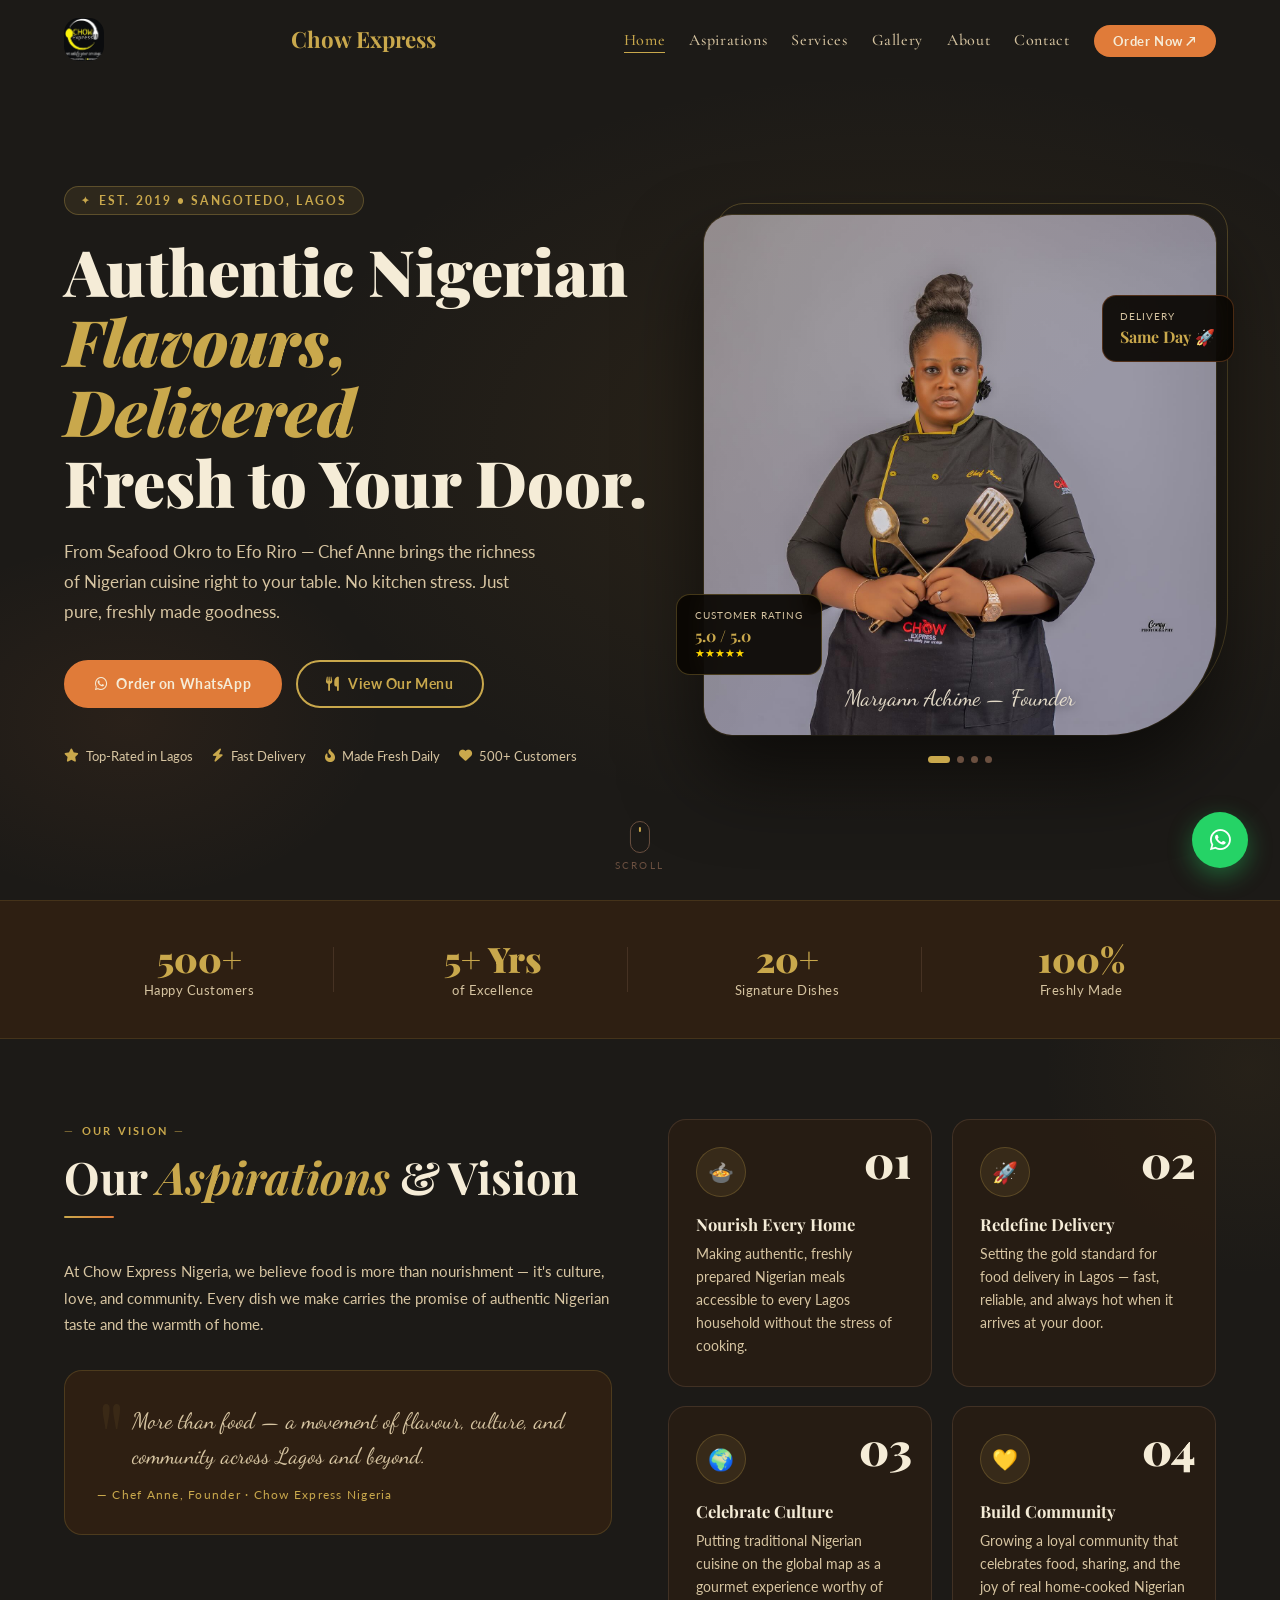
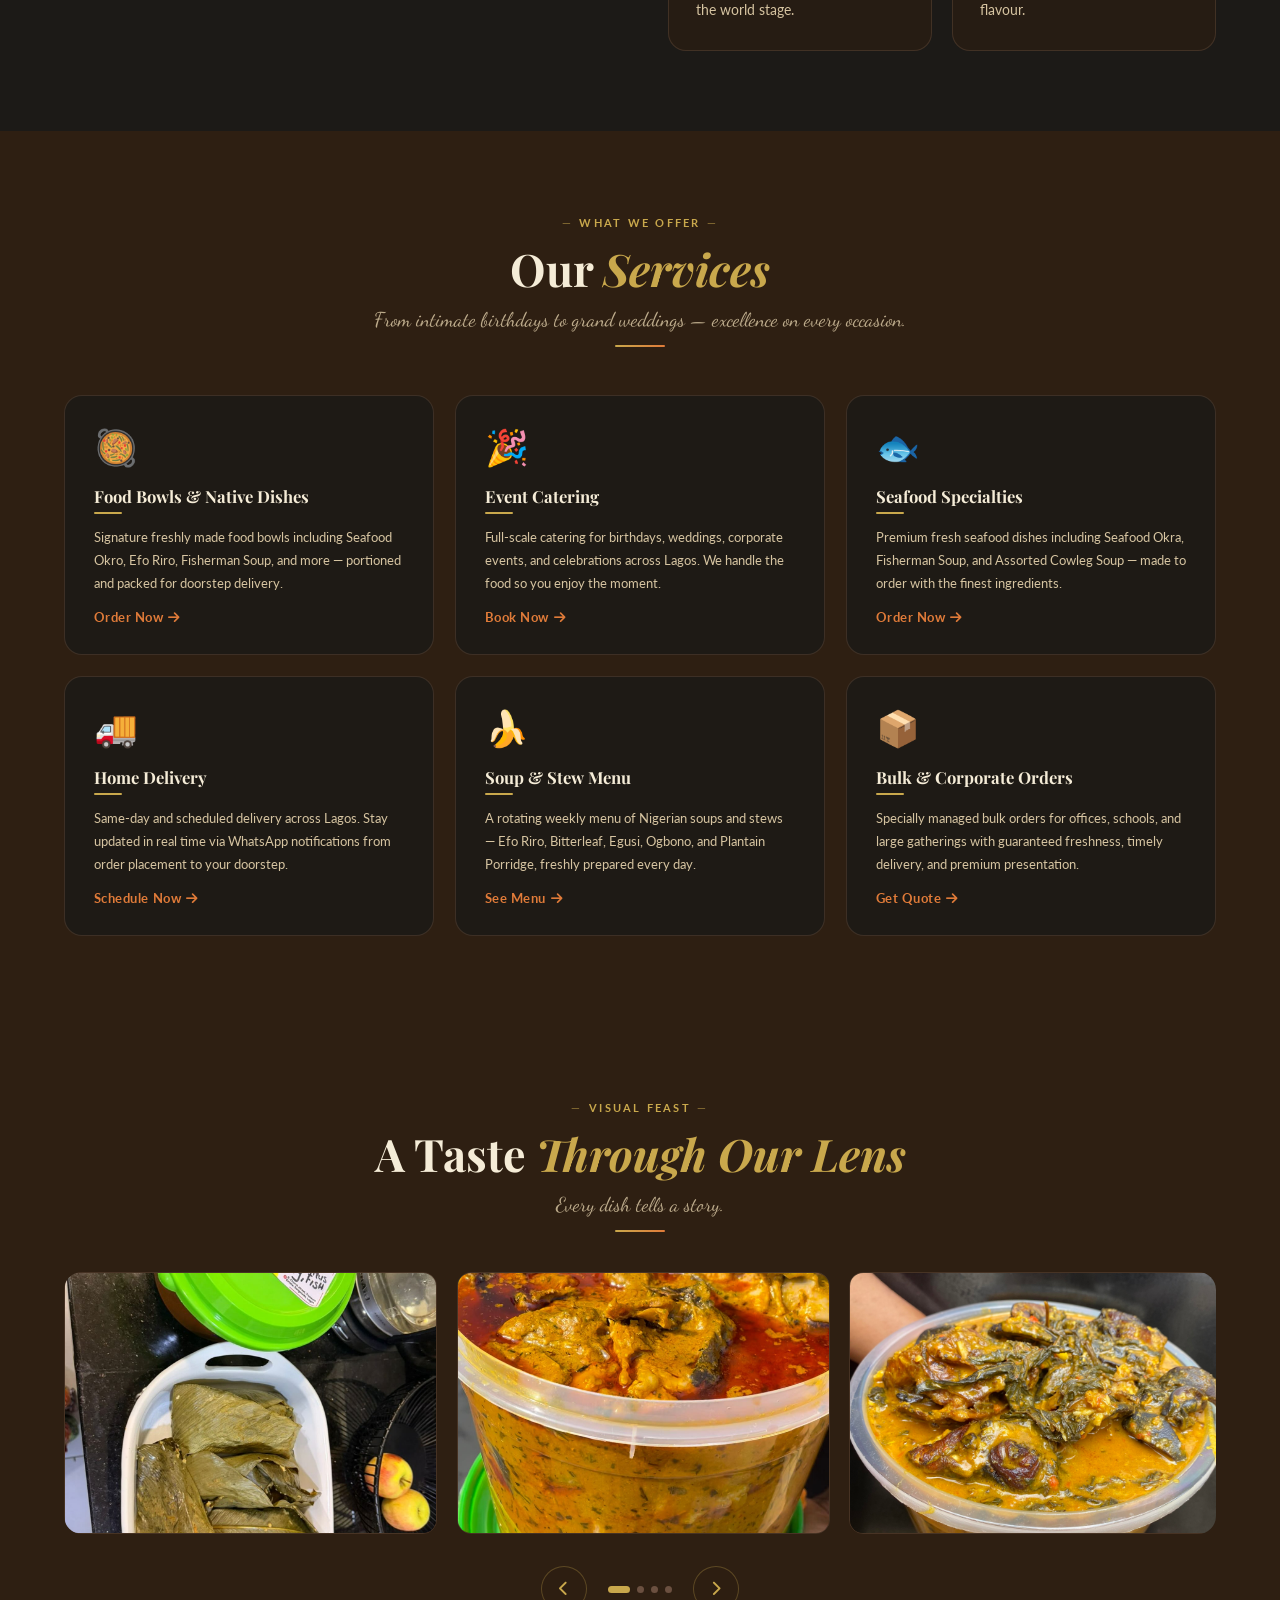
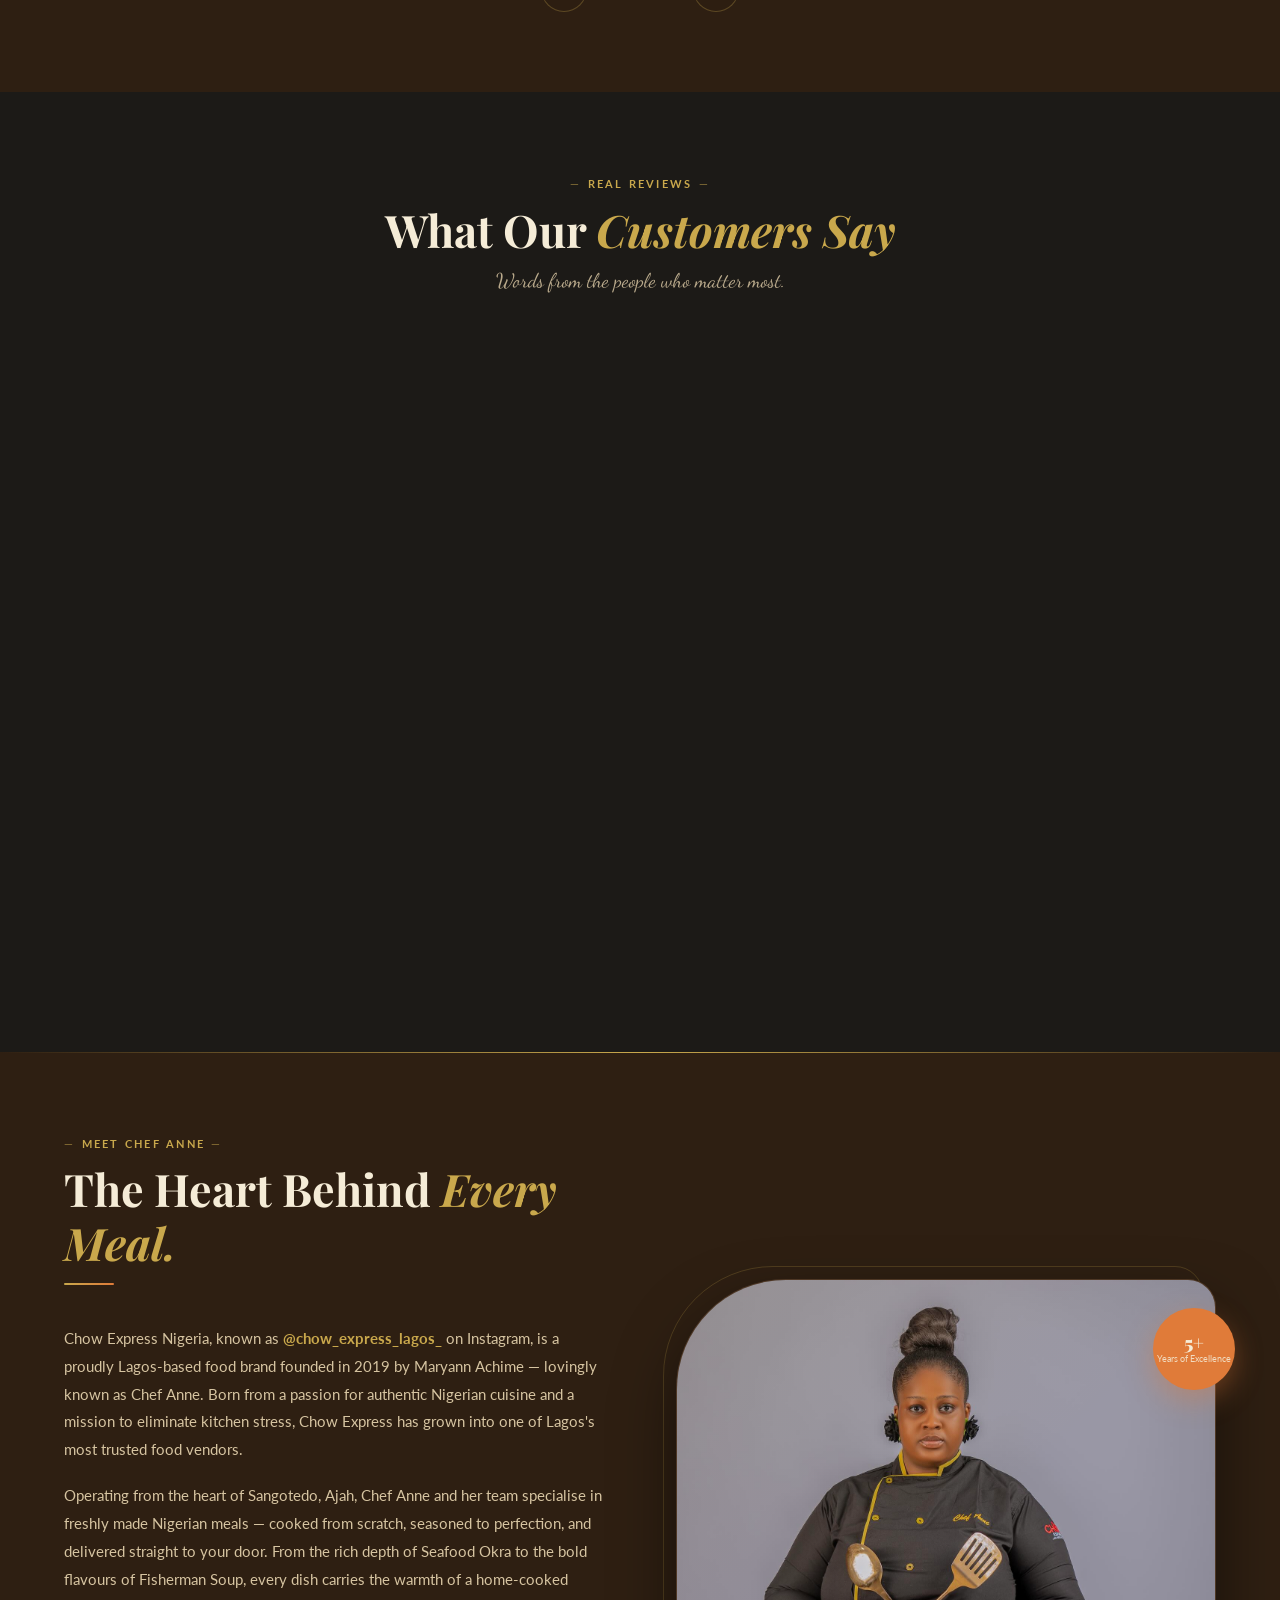
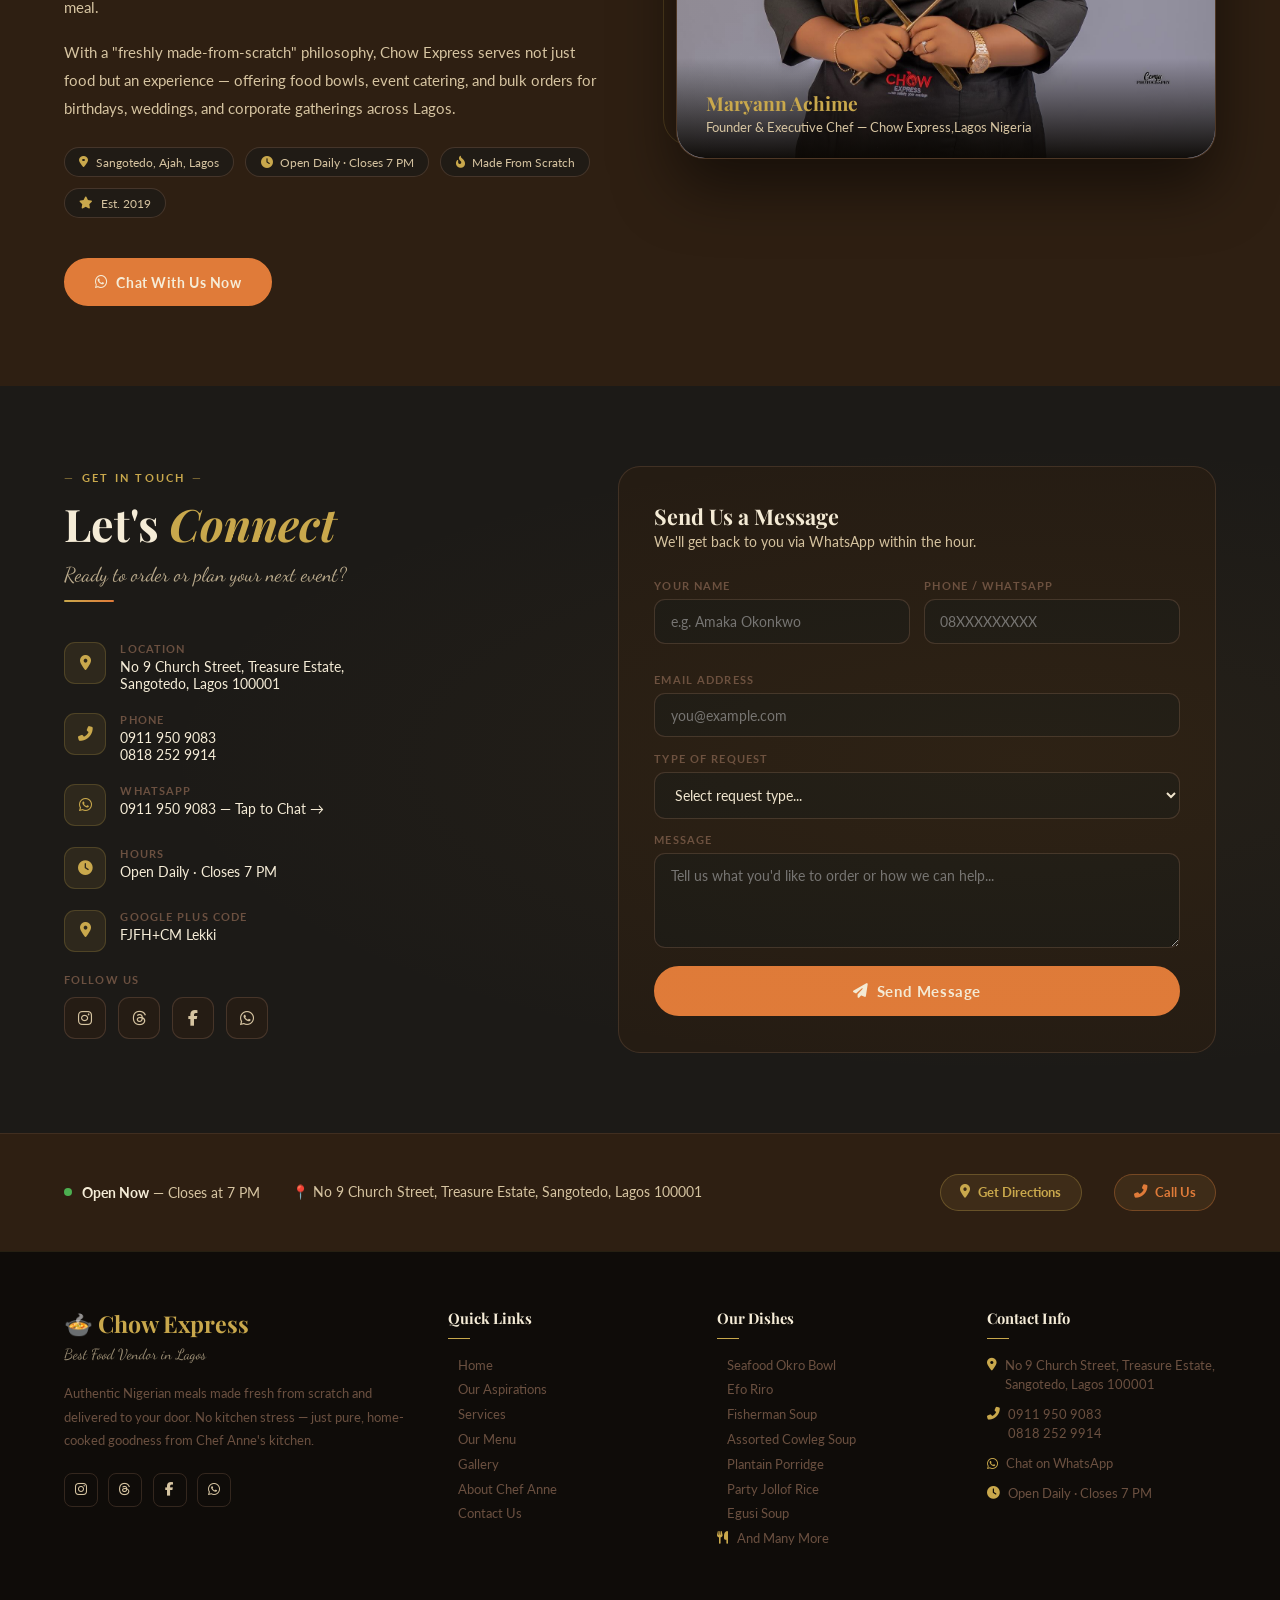
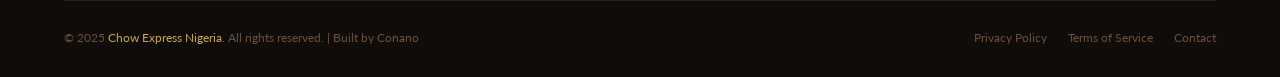
<file: chow_express.html>
<!doctype html>
<html lang="en">
  <head>
    <meta charset="UTF-8" />
    <meta name="viewport" content="width=device-width, initial-scale=1.0" />
    <meta
      name="description"
      content="Chow Express Nigeria – Best Food Vendor in Lagos. Authentic Nigerian meals, freshly made and delivered to your door."
    />
    <title>Chow Express Nigeria</title>
    <link rel="preconnect" href="https://fonts.googleapis.com" />
    <link rel="preconnect" href="https://fonts.gstatic.com" crossorigin />
    <link rel="stylesheet" href="style.css" />
    <link
      href="https://fonts.googleapis.com/css2?family=Playfair+Display:ital,wght@0,400;0,600;0,700;0,900;1,400;1,600&family=Cormorant+Garamond:wght@300;400;500;600&family=Dancing+Script:wght@400;600;700&family=Lato:wght@300;400;700&display=swap"
      rel="stylesheet"
    />
    <link
      rel="stylesheet"
      href="https://cdnjs.cloudflare.com/ajax/libs/font-awesome/6.5.0/css/all.min.css"
    />
  </head>
  <body>
    <!-- PRELOADER -->
    <div id="preloader">
      <div class="pre-logo">🍲 Chow Express</div>
      <!-- <div class="pre-sub">Best Food Vendor in Lagos</div> -->
      <div class="pre-bar"><div class="pre-fill"></div></div>
    </div>

    <!-- NAVBAR -->
    <nav id="navbar">
      <img
        src="/img/chowfood/personal/logo.jpg"
        alt="icon"
        style="width: 40px; vertical-align: middle; border-radius: 15px"
      />
      <a href="#home" class="nav-logo">Chow Express </a>
      <ul class="nav-links">
        <li><a href="#home" class="active">Home</a></li>
        <li><a href="#aspirations">Aspirations</a></li>
        <li><a href="#services">Services</a></li>
        <li><a href="#gallery">Gallery</a></li>
        <li><a href="#about">About</a></li>
        <li><a href="#contact">Contact</a></li>
        <li>
          <a href="https://wa.me/2349119509083" target="_blank" class="nav-cta"
            >Order Now ↗</a
          >
        </li>
      </ul>
      <button
        class="hamburger"
        id="hamburger"
        aria-label="Toggle menu"
        aria-expanded="false"
      >
        <span></span><span></span><span></span>
      </button>
    </nav>

    <!-- MOBILE MENU — fixed overlay, opens via max-height toggle -->
    <div
      class="mobile-menu"
      id="mobileMenu"
      role="navigation"
      aria-label="Mobile navigation"
    >
      <a href="#home">Home</a>
      <a href="#aspirations">Aspirations</a>
      <a href="#services">Services</a>
      <a href="#gallery">Gallery</a>
      <a href="#about">About</a>
      <a href="#contact">Contact</a>
      <a href="https://wa.me/2349119509083" target="_blank" class="mob-cta">
        <i class="fab fa-whatsapp"></i> &nbsp;Order on WhatsApp
      </a>
    </div>

    <!-- HERO -->
    <section id="home">
      <div class="hero-bg"></div>
      <div class="hero-inner">
        <div>
          <div class="hero-badge">Est. 2019 &bull; Sangotedo, Lagos</div>
          <h1 class="hero-title">
            Authentic Nigerian <em>Flavours, Delivered</em> Fresh to Your Door.
          </h1>
          <p class="hero-sub">
            From Seafood Okro to Efo Riro — Chef Anne brings the richness of
            Nigerian cuisine right to your table. No kitchen stress. Just pure,
            freshly made goodness.
          </p>
          <div class="hero-btns">
            <a
              href="https://wa.me/2349119509083"
              target="_blank"
              class="btn-pri"
              ><i class="fab fa-whatsapp"></i> Order on WhatsApp</a
            >
            <a href="#menu-preview" class="btn-out"
              ><i class="fas fa-utensils"></i> View Our Menu</a
            >
          </div>
          <div class="hero-trust">
            <div class="trust-item">
              <i class="fas fa-star"></i> Top-Rated in Lagos
            </div>
            <div class="trust-item">
              <i class="fas fa-bolt"></i> Fast Delivery
            </div>
            <div class="trust-item">
              <i class="fas fa-fire-alt"></i> Made Fresh Daily
            </div>
            <div class="trust-item">
              <i class="fas fa-heart"></i> 500+ Customers
            </div>
          </div>
        </div>
        <div class="hero-img-area">
          <div class="hero-ring"></div>
          <div class="hero-frame">
            <div class="hero-slide active s1">
              <img
                src="/img/chowfood/personal/owner.jpg"
                alt="owner.jpg"
                style="
                  border-radius: 10px;
                  width: 100%;
                  height: 100%;
                  object-fit: cover;
                "
              />
              <div class="s-lbl">Maryann Achime — Founder</div>
            </div>
            <div class="hero-slide s2">
              <img
                src="/img/chowfood/personal/owner1.jpg"
                alt="owner1.jpg"
                style="
                  border-radius: 10px;
                  width: 100%;
                  height: 100%;
                  object-fit: cover;
                "
              />
              <div class="s-lbl">Maryann Achime — Founder</div>
            </div>
            <div class="hero-slide s3">
              <img
                src="/img/chowfood/personal/owner2.jpg"
                alt="owner2.jpg"
                style="
                  border-radius: 10px;
                  width: 100%;
                  height: 100%;
                  object-fit: cover;
                "
              />
              <div class="s-lbl">Maryann Achime — Founder</div>
            </div>
          </div>
          <div class="hero-dots-row">
            <button class="hdot active" onclick="goHero(0)"></button>
            <button class="hdot" onclick="goHero(1)"></button>
            <button class="hdot" onclick="goHero(2)"></button>
            <button class="hdot" onclick="goHero(3)"></button>
          </div>
          <div class="fc1">
            <div class="fc-lbl">Customer Rating</div>
            <div class="fc-val">5.0 / 5.0</div>
            <div class="fc-stars">★★★★★</div>
          </div>
          <div class="fc2">
            <div class="fc-lbl">Delivery</div>
            <div class="fc-val">Same Day 🚀</div>
          </div>
        </div>
      </div>
      <div class="scroll-hint">
        <div class="s-mouse"></div>
        <span>Scroll</span>
      </div>
    </section>

    <!-- STATS -->
    <div class="stats-strip">
      <div class="stats-grid">
        <div class="stat-item rv">
          <div class="stat-num">500+</div>
          <div class="stat-lbl">Happy Customers</div>
        </div>
        <div class="stat-item rv" style="transition-delay: 0.1s">
          <div class="stat-num">5+ Yrs</div>
          <div class="stat-lbl">of Excellence</div>
        </div>
        <div class="stat-item rv" style="transition-delay: 0.2s">
          <div class="stat-num">20+</div>
          <div class="stat-lbl">Signature Dishes</div>
        </div>
        <div class="stat-item rv" style="transition-delay: 0.3s">
          <div class="stat-num">100%</div>
          <div class="stat-lbl">Freshly Made</div>
        </div>
      </div>
    </div>

    <!-- ASPIRATIONS -->
    <section id="aspirations">
      <div class="sec">
        <div class="asp-2col">
          <div class="rvl">
            <div class="tag">Our Vision</div>
            <h2 class="sh">Our <em>Aspirations</em> &amp; Vision</h2>
            <div class="divider"></div>
            <p
              style="
                font-size: 0.92rem;
                line-height: 1.8;
                color: var(--ivory);
                margin-bottom: 1.5rem;
              "
            >
              At Chow Express Nigeria, we believe food is more than nourishment
              — it's culture, love, and community. Every dish we make carries
              the promise of authentic Nigerian taste and the warmth of home.
            </p>
            <div class="asp-quote">
              <div class="qmark">"</div>
              <div class="qtxt">
                More than food — a movement of flavour, culture, and community
                across Lagos and beyond.
              </div>
              <div class="qauthor">
                — Chef Anne, Founder · Chow Express Nigeria
              </div>
            </div>
          </div>
          <div class="asp-cards rvr">
            <div class="acard">
              <div class="anum">01</div>
              <div class="aico">🍲</div>
              <h3>Nourish Every Home</h3>
              <p>
                Making authentic, freshly prepared Nigerian meals accessible to
                every Lagos household without the stress of cooking.
              </p>
            </div>
            <div class="acard">
              <div class="anum">02</div>
              <div class="aico">🚀</div>
              <h3>Redefine Delivery</h3>
              <p>
                Setting the gold standard for food delivery in Lagos — fast,
                reliable, and always hot when it arrives at your door.
              </p>
            </div>
            <div class="acard">
              <div class="anum">03</div>
              <div class="aico">🌍</div>
              <h3>Celebrate Culture</h3>
              <p>
                Putting traditional Nigerian cuisine on the global map as a
                gourmet experience worthy of the world stage.
              </p>
            </div>
            <div class="acard">
              <div class="anum">04</div>
              <div class="aico">💛</div>
              <h3>Build Community</h3>
              <p>
                Growing a loyal community that celebrates food, sharing, and the
                joy of real home-cooked Nigerian flavour.
              </p>
            </div>
          </div>
        </div>
      </div>
    </section>

    <!-- SERVICES -->
    <section id="services">
      <div class="sec">
        <div style="text-align: center; margin-bottom: 3rem" class="rv">
          <div class="tag">What We Offer</div>
          <h2 class="sh">Our <em>Services</em></h2>
          <div class="ssub">
            From intimate birthdays to grand weddings — excellence on every
            occasion.
          </div>
          <div class="divider center"></div>
        </div>
        <div class="svc-grid">
          <div class="svc-card rv" style="transition-delay: 0s">
            <span class="sico">🥘</span>
            <div class="stitle">Food Bowls &amp; Native Dishes</div>
            <div class="sacc"></div>
            <p class="sdesc">
              Signature freshly made food bowls including Seafood Okro, Efo
              Riro, Fisherman Soup, and more — portioned and packed for doorstep
              delivery.
            </p>
            <a href="https://wa.me/2349119509083" target="_blank" class="slink"
              >Order Now <i class="fas fa-arrow-right"></i
            ></a>
          </div>
          <div class="svc-card rv" style="transition-delay: 0.1s">
            <span class="sico">🎉</span>
            <div class="stitle">Event Catering</div>
            <div class="sacc"></div>
            <p class="sdesc">
              Full-scale catering for birthdays, weddings, corporate events, and
              celebrations across Lagos. We handle the food so you enjoy the
              moment.
            </p>
            <a href="https://wa.me/2349119509083" target="_blank" class="slink"
              >Book Now <i class="fas fa-arrow-right"></i
            ></a>
          </div>
          <div class="svc-card rv" style="transition-delay: 0.2s">
            <span class="sico">🐟</span>
            <div class="stitle">Seafood Specialties</div>
            <div class="sacc"></div>
            <p class="sdesc">
              Premium fresh seafood dishes including Seafood Okra, Fisherman
              Soup, and Assorted Cowleg Soup — made to order with the finest
              ingredients.
            </p>
            <a href="https://wa.me/2349119509083" target="_blank" class="slink"
              >Order Now <i class="fas fa-arrow-right"></i
            ></a>
          </div>
          <div class="svc-card rv" style="transition-delay: 0.3s">
            <span class="sico">🚚</span>
            <div class="stitle">Home Delivery</div>
            <div class="sacc"></div>
            <p class="sdesc">
              Same-day and scheduled delivery across Lagos. Stay updated in real
              time via WhatsApp notifications from order placement to your
              doorstep.
            </p>
            <a href="https://wa.me/2349119509083" target="_blank" class="slink"
              >Schedule Now <i class="fas fa-arrow-right"></i
            ></a>
          </div>
          <div class="svc-card rv" style="transition-delay: 0.4s">
            <span class="sico">🍌</span>
            <div class="stitle">Soup &amp; Stew Menu</div>
            <div class="sacc"></div>
            <p class="sdesc">
              A rotating weekly menu of Nigerian soups and stews — Efo Riro,
              Bitterleaf, Egusi, Ogbono, and Plantain Porridge, freshly prepared
              every day.
            </p>
            <a href="https://wa.me/2349119509083" target="_blank" class="slink"
              >See Menu <i class="fas fa-arrow-right"></i
            ></a>
          </div>
          <div class="svc-card rv" style="transition-delay: 0.5s">
            <span class="sico">📦</span>
            <div class="stitle">Bulk &amp; Corporate Orders</div>
            <div class="sacc"></div>
            <p class="sdesc">
              Specially managed bulk orders for offices, schools, and large
              gatherings with guaranteed freshness, timely delivery, and premium
              presentation.
            </p>
            <a href="https://wa.me/2349119509083" target="_blank" class="slink"
              >Get Quote <i class="fas fa-arrow-right"></i
            ></a>
          </div>
        </div>
      </div>
    </section>

    <!-- GALLERY -->
    <section id="gallery">
      <div class="sec">
        <div style="text-align: center; margin-bottom: 2.5rem" class="rv">
          <div class="tag">Visual Feast</div>
          <h2 class="sh">A Taste <em>Through Our Lens</em></h2>
          <div class="ssub">Every dish tells a story.</div>
          <div class="divider center"></div>
        </div>
        <div class="g-carousel rv">
          <div class="g-track" id="gTrack">
            <div class="gcard">
              <div
                class="gimg"
                style="background: linear-gradient(135deg, #1a3d10, #0a2006)"
              >
                <img
                  src="/img/chowfood/menu/food1.jpg"
                  alt="food1.jpg"
                  style="height: 100%; width: 100%; object-fit: cover"
                />
                <div class="goverlay">
                  <div class="gdname">Moi Moi</div>
                  <div class="gddesc">Well-made and Tasty</div>
                </div>
              </div>
            </div>
            <div class="gcard">
              <div
                class="gimg"
                style="background: linear-gradient(135deg, #3d2010, #200808)"
              >
                <img
                  src="/img/chowfood/menu/food2jpg.jpg"
                  alt="food2.jpg"
                  style="height: 100%; width: 100%; object-fit: cover"
                />
                <div class="goverlay">
                  <div class="gdname">Efo Riro</div>
                  <div class="gddesc">Rich spinach stew</div>
                </div>
              </div>
            </div>
            <div class="gcard">
              <div
                class="gimg"
                style="background: linear-gradient(135deg, #0a1e3d, #060f20)"
              >
                <img
                  src="/img/chowfood/menu/food3.jpg"
                  alt="food3.jpg"
                  style="height: 100%; width: 100%; object-fit: cover"
                />
                <div class="goverlay">
                  <div class="gdname">Banga Soup</div>
                  <div class="gddesc">Bold and Delicious</div>
                </div>
              </div>
            </div>
            <div class="gcard">
              <div
                class="gimg"
                style="background: linear-gradient(135deg, #3d0a10, #200508)"
              >
                <img
                  src="/img/chowfood/menu/food4.jpg"
                  alt="food4.jpg"
                  style="height: 100%; width: 100%; object-fit: cover"
                />
                <div class="goverlay">
                  <div class="gdname">Assorted Cassava</div>
                  <div class="gddesc">Deep spiced and Tasty</div>
                </div>
              </div>
            </div>
            <div class="gcard">
              <div
                class="gimg"
                style="background: linear-gradient(135deg, #3d3010, #201808)"
              >
                <img
                  src="/img/chowfood/menu/food5.jpg"
                  alt="food5.jpg"
                  style="height: 100%; width: 100%; object-fit: cover"
                />
                <div class="goverlay">
                  <div class="gdname">Afang Soup</div>
                  <div class="gddesc">Sweet comfort food</div>
                </div>
              </div>
            </div>
            <div class="gcard">
              <div
                class="gimg"
                style="background: linear-gradient(135deg, #3d2a10, #201508)"
              >
                <img
                  src="/img/chowfood/menu/food6.jpg"
                  alt="food6.jpg"
                  style="height: 100%; width: 100%; object-fit: cover"
                />
                <div class="goverlay">
                  <div class="gdname">Vegetable Soup</div>
                  <div class="gddesc">Tasty and Rich</div>
                </div>
              </div>
            </div>
            <div class="gcard">
              <div
                class="gimg"
                style="background: linear-gradient(135deg, #1a3d10, #0a2006)"
              >
                <img
                  src="/img/chowfood/menu/unnamed.jpg"
                  alt="food7.jpg"
                  style="height: 100%; width: 100%; object-fit: cover"
                />
                <div class="goverlay">
                  <div class="gdname">Egusi Soup</div>
                  <div class="gddesc">Rich palm oil base</div>
                </div>
              </div>
            </div>
            <div class="gcard">
              <div
                class="gimg"
                style="background: linear-gradient(135deg, #3d1010, #200505)"
              >
                <img
                  src="/img/chowfood/menu/okro(1).jpg"
                  alt="okro(1).jpg"
                  style="height: 100%; width: 100%; object-fit: cover"
                />
                <div class="goverlay">
                  <div class="gdname">Okro Soup</div>
                  <div class="gddesc">Aromatic and bold</div>
                </div>
              </div>
            </div>
            <div class="gcard">
              <div
                class="gimg"
                style="background: linear-gradient(135deg, #3d1010, #200505)"
              >
                <img
                  src="/img/chowfood/menu/stew.jpg"
                  alt="stew.jpg"
                  style="height: 100%; width: 100%; object-fit: cover"
                />
                <div class="goverlay">
                  <div class="gdname">Stew</div>
                  <div class="gddesc">Well-made and Elegant</div>
                </div>
              </div>
            </div>
            <div class="gcard">
              <div
                class="gimg"
                style="background: linear-gradient(135deg, #3d1010, #200505)"
              >
                <img
                  src="/img/chowfood/menu/food10.jpg"
                  alt="stew.jpg"
                  style="height: 100%; width: 100%; object-fit: cover"
                />
                <div class="goverlay">
                  <div class="gdname">Many More</div>
                  <div class="gddesc">Order and Tell your story</div>
                </div>
              </div>
            </div>
          </div>
        </div>
        <div class="g-controls rv">
          <button class="gbtn" id="gPrev">
            <i class="fas fa-chevron-left"></i>
          </button>
          <div class="gdots" id="gDots"></div>
          <button class="gbtn" id="gNext">
            <i class="fas fa-chevron-right"></i>
          </button>
        </div>
      </div>
    </section>

    <!-- TESTIMONIALS -->
    <section id="testimonials">
      <div class="sec">
        <div style="text-align: center; margin-bottom: 3rem" class="rv">
          <div class="tag">Real Reviews</div>
          <h2 class="sh">What Our <em>Customers Say</em></h2>
          <div class="ssub">Words from the people who matter most.</div>
        </div>
        <div class="tgrid">
          <div class="tcard rv" style="transition-delay: 0s">
            <span class="tqico"><i class="fas fa-quote-left"></i></span>
            <div class="tstars">★★★★★</div>
            <p class="ttxt">
              "Food is awesome, customer service is top notch. I highly
              recommend these guys for anything food — birthdays, weddings,
              whatever occasion. You're sure to get value for your money 100%"
            </p>
            <div class="tauth">
              <img src="/img/chowfood/review/james.png" alt="james.png" />
              <div>
                <div class="tname">James Ajibade</div>
                <div class="twhen">Verified Customer</div>
              </div>
            </div>
          </div>
          <div class="tcard rv" style="transition-delay: 0.15s">
            <span class="tqico"><i class="fas fa-quote-left"></i></span>
            <div class="tstars">★★★★★</div>
            <p class="ttxt">
              "First time user here. Do yourself a favor and visit this lovely
              food vendor. Their delivery process is fast and always keeps you
              up to date. I highly recommend Chow Express!"
            </p>
            <div class="tauth">
              <img
                src="/img/chowfood/review/chiamhembe.png"
                alt="chiamhembe.png"
              />
              <div>
                <div class="tname">Chiahemba Solomon</div>
                <div class="twhen">Verified Customer</div>
              </div>
            </div>
          </div>
          <div class="tcard rv" style="transition-delay: 0.3s">
            <span class="tqico"><i class="fas fa-quote-left"></i></span>
            <div class="tstars">★★★★★</div>
            <p class="ttxt">
              "Her meals are fire, especially the soups 😋😋. I've never had
              such rich, authentic Nigerian flavours delivered right to my door.
              Chef Anne is truly gifted!"
            </p>
            <div class="tauth">
              <img
                src="/img/chowfood/review/anothonia.png"
                alt="anthonia.png"
              />
              <div>
                <div class="tname">Anthonia Akingbehin</div>
                <div class="twhen">Verified Customer</div>
              </div>
            </div>
          </div>
          <div class="tcard rv" style="transition-delay: 0.45s">
            <span class="tqico"><i class="fas fa-quote-left"></i></span>
            <div class="tstars">★★★★★</div>
            <p class="ttxt">
              "They are the best! 😋👌 Incredible flavour, generous portions,
              and packaging is always neat and professional. Chow Express has
              become my go-to food vendor in Lagos!"
            </p>
            <div class="tauth">
              <img src="/img/chowfood/review/swank.png" alt="swank.png" />
              <div>
                <div class="tname">Njoku Oluebubechukwu</div>
                <div class="twhen">Verified Customer</div>
              </div>
            </div>
          </div>
          <div class="tcard rv" style="transition-delay: 0.6s">
            <span class="tqico"><i class="fas fa-quote-left"></i></span>
            <div class="tstars">★★★★★</div>
            <p class="ttxt">
              "Ordered for my daughter's birthday and every guest kept asking
              where the food was from. The Jollof rice and pepper soup were
              absolutely outstanding. Thank you Chef Anne!"
            </p>
            <div class="tauth">
              <div class="tav">BO</div>
              <div>
                <div class="tname">Blessing Okonkwo</div>
                <div class="twhen">Event Customer</div>
              </div>
            </div>
          </div>
          <div class="tcard rv" style="transition-delay: 0.75s">
            <span class="tqico"><i class="fas fa-quote-left"></i></span>
            <div class="tstars">★★★★★</div>
            <p class="ttxt">
              "The seafood okro bowl is everything! I've tried many vendors in
              Lagos and Chow Express is on another level. Fresh ingredients,
              perfect seasoning, fast delivery — a 10/10 every time."
            </p>
            <div class="tauth">
              <div class="tav">TA</div>
              <div>
                <div class="tname">Tunde Adeyemi</div>
                <div class="twhen">Regular Customer</div>
              </div>
            </div>
          </div>
        </div>
      </div>
    </section>

    <!-- ABOUT -->
    <section id="about">
      <div class="sec">
        <div class="about-grid">
          <div class="rvl">
            <div class="tag">Meet Chef Anne</div>
            <h2 class="sh">The Heart Behind <em>Every Meal.</em></h2>
            <div class="divider"></div>
            <p class="about-para">
              Chow Express Nigeria, known as
              <strong style="color: var(--gold)">@chow_express_lagos_</strong>
              on Instagram, is a proudly Lagos-based food brand founded in 2019
              by Maryann Achime — lovingly known as Chef Anne. Born from a
              passion for authentic Nigerian cuisine and a mission to eliminate
              kitchen stress, Chow Express has grown into one of Lagos's most
              trusted food vendors.
            </p>
            <p class="about-para">
              Operating from the heart of Sangotedo, Ajah, Chef Anne and her
              team specialise in freshly made Nigerian meals — cooked from
              scratch, seasoned to perfection, and delivered straight to your
              door. From the rich depth of Seafood Okra to the bold flavours of
              Fisherman Soup, every dish carries the warmth of a home-cooked
              meal.
            </p>
            <p class="about-para">
              With a "freshly made-from-scratch" philosophy, Chow Express serves
              not just food but an experience — offering food bowls, event
              catering, and bulk orders for birthdays, weddings, and corporate
              gatherings across Lagos.
            </p>
            <div class="chips">
              <span class="chip"
                ><i class="fas fa-map-marker-alt"></i> Sangotedo, Ajah,
                Lagos</span
              >
              <span class="chip"
                ><i class="fas fa-clock"></i> Open Daily · Closes 7 PM</span
              >
              <span class="chip"
                ><i class="fas fa-fire-alt"></i> Made From Scratch</span
              >
              <span class="chip"><i class="fas fa-star"></i> Est. 2019</span>
            </div>
            <a
              href="https://wa.me/2349119509083"
              target="_blank"
              class="btn-pri"
              style="margin-top: 1rem"
              ><i class="fab fa-whatsapp"></i> Chat With Us Now</a
            >
          </div>
          <div class="about-img-wrap rvr">
            <div class="a-ring"></div>
            <div class="about-frame">
              <img
                src="/img/chowfood/personal/owner.jpg"
                alt="owner.jpg"
                style="width: 100%; height: 100%; object-fit: cover"
              />
              <div class="about-lbl">
                <div class="chef-name">Maryann Achime</div>
                <div class="chef-title">
                  Founder &amp; Executive Chef — Chow Express,Lagos Nigeria
                </div>
              </div>
            </div>
            <div class="a-badge">
              <div class="a-badge-num">5+</div>
              <div class="a-badge-txt">Years of Excellence</div>
            </div>
          </div>
        </div>
      </div>
    </section>

    <!-- CONTACT -->
    <section id="contact">
      <div class="sec">
        <div class="contact-grid">
          <div class="rvl">
            <div class="tag">Get In Touch</div>
            <h2 class="sh">Let's <em>Connect</em></h2>
            <div class="ssub">Ready to order or plan your next event?</div>
            <div class="divider"></div>
            <div class="citem">
              <div class="cico"><i class="fas fa-map-marker-alt"></i></div>
              <div>
                <div class="clbl">Location</div>
                <div class="cval">
                  <a
                    href="https://maps.google.com/?q=No+9+Church+Street+Treasure+Estate+Sangotedo+Lagos"
                    target="_blank"
                    >No 9 Church Street, Treasure Estate,<br />Sangotedo, Lagos
                    100001</a
                  >
                </div>
              </div>
            </div>
            <div class="citem">
              <div class="cico"><i class="fas fa-phone-alt"></i></div>
              <div>
                <div class="clbl">Phone</div>
                <div class="cval">
                  <a href="tel:+2349119509083">0911 950 9083</a><br /><a
                    href="tel:+2348182529914"
                    >0818 252 9914</a
                  >
                </div>
              </div>
            </div>
            <div class="citem">
              <div class="cico"><i class="fab fa-whatsapp"></i></div>
              <div>
                <div class="clbl">WhatsApp</div>
                <div class="cval">
                  <a href="https://wa.me/2349119509083" target="_blank"
                    >0911 950 9083 — Tap to Chat →</a
                  >
                </div>
              </div>
            </div>
            <div class="citem">
              <div class="cico"><i class="fas fa-clock"></i></div>
              <div>
                <div class="clbl">Hours</div>
                <div class="cval">Open Daily · Closes 7 PM</div>
              </div>
            </div>
            <div class="citem">
              <div class="cico"><i class="fas fa-location-dot"></i></div>
              <div>
                <div class="clbl">Google Plus Code</div>
                <div class="cval">FJFH+CM Lekki</div>
              </div>
            </div>
            <div style="margin-top: 1rem">
              <div class="clbl" style="margin-bottom: 0.7rem">Follow Us</div>
              <div class="socials">
                <a
                  href="https://www.instagram.com/chow_express_lagos_/"
                  target="_blank"
                  class="soc ig"
                  title="Instagram"
                  ><i class="fab fa-instagram"></i
                ></a>
                <a
                  href="https://www.threads.com/@chow_express_lagos_"
                  target="_blank"
                  class="soc th"
                  title="Threads"
                  ><i class="fab fa-threads"></i
                ></a>
                <a
                  href="https://www.facebook.com/p/chow_express_lagos_-100065401962547/"
                  target="_blank"
                  class="soc fb"
                  title="Facebook"
                  ><i class="fab fa-facebook-f"></i
                ></a>
                <a
                  href="https://wa.me/2349119509083"
                  target="_blank"
                  class="soc wa"
                  title="WhatsApp"
                  ><i class="fab fa-whatsapp"></i
                ></a>
              </div>
            </div>
          </div>
          <div class="form-box rvr">
            <div class="form-title">Send Us a Message</div>
            <div class="form-sub">
              We'll get back to you via WhatsApp within the hour.
            </div>
            <div id="cForm">
              <div class="frow">
                <div class="fg">
                  <label class="flbl">Your Name</label
                  ><input
                    type="text"
                    class="fi"
                    id="fName"
                    placeholder="e.g. Amaka Okonkwo"
                  />
                </div>
                <div class="fg">
                  <label class="flbl">Phone / WhatsApp</label
                  ><input type="tel" class="fi" placeholder="08XXXXXXXXX" />
                </div>
              </div>
              <div class="fg">
                <label class="flbl">Email Address</label
                ><input type="email" class="fi" placeholder="you@example.com" />
              </div>
              <div class="fg">
                <label class="flbl">Type of Request</label
                ><select class="fsel">
                  <option value="">Select request type...</option>
                  <option>Personal Food Order</option>
                  <option>Birthday Catering</option>
                  <option>Wedding Catering</option>
                  <option>Corporate Order</option>
                  <option>Bulk Order</option>
                  <option>Other Enquiry</option>
                </select>
              </div>
              <div class="fg">
                <label class="flbl">Message</label
                ><textarea
                  class="fta"
                  placeholder="Tell us what you'd like to order or how we can help..."
                ></textarea>
              </div>
              <button class="fsub" onclick="submitForm()">
                <i class="fas fa-paper-plane"></i> Send Message
              </button>
            </div>
            <div class="f-ok" id="fOk">
              <div class="f-ok-icon">🎉</div>
              <div class="f-ok-msg">Message Sent Successfully!</div>
              <div class="f-ok-sub">
                We'll reach out via WhatsApp shortly. Thank you!
              </div>
            </div>
          </div>
        </div>
      </div>
    </section>

    <!-- LOCATION STRIP -->
    <div class="loc-strip">
      <div class="loc-inner">
        <div class="hours-badge">
          <div class="live-dot"></div>
          <span
            ><strong style="color: var(--cream)">Open Now</strong> — Closes at 7
            PM</span
          >
        </div>
        <div class="loc-addr">
          📍 No 9 Church Street, Treasure Estate, Sangotedo, Lagos 100001
        </div>
        <a
          href="https://maps.google.com/?q=No+9+Church+Street+Treasure+Estate+Sangotedo+Lagos"
          target="_blank"
          class="loc-btn"
          ><i class="fas fa-map-marker-alt"></i> Get Directions</a
        >
        <a href="tel:+2349119509083, +2348182529914" class="loc-btn saf"
          ><i class="fas fa-phone-alt"></i> Call Us</a
        >
      </div>
    </div>

    <!-- FOOTER -->
    <footer>
      <div class="footer-grid">
        <div>
          <span class="f-logo">🍲 Chow Express</span>
          <div class="f-tag">Best Food Vendor in Lagos</div>
          <p class="f-desc">
            Authentic Nigerian meals made fresh from scratch and delivered to
            your door. No kitchen stress — just pure, home-cooked goodness from
            Chef Anne's kitchen.
          </p>
          <div class="f-soc">
            <a
              href="https://www.instagram.com/chow_express_lagos_/"
              target="_blank"
              class="fsoc ig"
              title="Instagram"
              ><i class="fab fa-instagram"></i
            ></a>
            <a
              href="https://www.threads.com/@chow_express_lagos_"
              target="_blank"
              class="fsoc th"
              title="Threads"
              ><i class="fab fa-threads"></i
            ></a>
            <a
              href="https://www.facebook.com/p/chow_express_lagos_-100065401962547/"
              target="_blank"
              class="fsoc fb"
              title="Facebook"
              ><i class="fab fa-facebook-f"></i
            ></a>
            <a
              href="https://wa.me/2349119509083"
              target="_blank"
              class="fsoc wa"
              title="WhatsApp"
              ><i class="fab fa-whatsapp"></i
            ></a>
          </div>
        </div>
        <div>
          <div class="f-col-title">Quick Links</div>
          <ul class="f-links">
            <li><a href="#home">Home</a></li>
            <li><a href="#aspirations">Our Aspirations</a></li>
            <li><a href="#services">Services</a></li>
            <li><a href="#menu-preview">Our Menu</a></li>
            <li><a href="#gallery">Gallery</a></li>
            <li><a href="#about">About Chef Anne</a></li>
            <li><a href="#contact">Contact Us</a></li>
          </ul>
        </div>
        <div>
          <div class="f-col-title">Our Dishes</div>
          <ul class="f-links">
            <li><a href="#menu-preview">Seafood Okro Bowl</a></li>
            <li><a href="#menu-preview">Efo Riro</a></li>
            <li><a href="#menu-preview">Fisherman Soup</a></li>
            <li><a href="#menu-preview">Assorted Cowleg Soup</a></li>
            <li><a href="#menu-preview">Plantain Porridge</a></li>
            <li><a href="#menu-preview">Party Jollof Rice</a></li>
            <li><a href="#menu-preview">Egusi Soup</a></li>
            <div class="f-ci">
              <i class="fa fa-utensils"></i><span>And Many More</span>
            </div>
          </ul>
        </div>
        <div>
          <div class="f-col-title">Contact Info</div>
          <div class="f-ci">
            <i class="fas fa-map-marker-alt"></i
            ><span
              >No 9 Church Street, Treasure Estate, Sangotedo, Lagos
              100001</span
            >
          </div>
          <div class="f-ci">
            <i class="fas fa-phone-alt"></i
            ><span
              ><a href="tel:+2349119509083">0911 950 9083</a><br /><a
                href="tel:+2348182529914"
                >0818 252 9914</a
              ></span
            >
          </div>
          <div class="f-ci">
            <i class="fab fa-whatsapp"></i
            ><span
              ><a href="https://wa.me/2349119509083" target="_blank"
                >Chat on WhatsApp</a
              ></span
            >
          </div>
          <div class="f-ci">
            <i class="fas fa-clock"></i><span>Open Daily · Closes 7 PM</span>
          </div>
        </div>
      </div>
      <div class="f-bottom">
        <div class="f-copy">
          © 2025 <a href="#home">Chow Express Nigeria</a>. All rights reserved.
          | Built by Conano
        </div>
        <div class="f-bl">
          <a href="#">Privacy Policy</a><a href="#">Terms of Service</a
          ><a href="#contact">Contact</a>
        </div>
      </div>
    </footer>

    <!-- WHATSAPP FAB -->
    <a
      href="https://wa.me/2349119509083"
      target="_blank"
      class="wfab"
      title="Order on WhatsApp"
    >
      <i class="fab fa-whatsapp"></i>
      <span class="wfab-lbl">Order on WhatsApp</span>
    </a>
    <a href="#home" class="btt" id="btt"><i class="fas fa-chevron-up"></i></a>

    <script src="main.js"></script>
  </body>
</html>
</file>
<file: style.css>
:root {
  --charcoal: #1c1a17;
  --deep-brown: #2e1f12;
  --espresso: #3b2714;
  --gold: #c9a84c;
  --bronze: #a0702a;
  --cream: #f5ecd7;
  --ivory: #d6c4a1;
  --saffron: #e07b39;
  --taupe: #6b5040;
  --black-rich: #0f0c09;
}
*,
*::before,
*::after {
  margin: 0;
  padding: 0;
  box-sizing: border-box;
}
html {
  scroll-behavior: smooth;
}
body {
  font-family: "Lato", sans-serif;
  background: var(--charcoal);
  color: var(--cream);
  overflow-x: hidden;
}
::-webkit-scrollbar {
  width: 5px;
}
::-webkit-scrollbar-track {
  background: var(--charcoal);
}
::-webkit-scrollbar-thumb {
  background: var(--gold);
  border-radius: 3px;
}

/* PRELOADER */
#preloader {
  position: fixed;
  inset: 0;
  background: var(--black-rich);
  z-index: 10000;
  display: flex;
  flex-direction: column;
  align-items: center;
  justify-content: center;
  transition:
    opacity 0.8s ease,
    visibility 0.8s ease;
}
#preloader.hide {
  opacity: 0;
  visibility: hidden;
}
.pre-logo {
  font-family: "Playfair Display", serif;
  font-size: clamp(1.8rem, 5vw, 3rem);
  color: var(--gold);
  letter-spacing: 0.05em;
  animation: glow 1.5s ease-in-out infinite;
}
.pre-sub {
  font-family: "Dancing Script", cursive;
  font-size: 1.1rem;
  color: var(--ivory);
  margin-top: 0.4rem;
  opacity: 0.8;
}
.pre-bar {
  width: 200px;
  height: 2px;
  background: var(--taupe);
  margin-top: 2rem;
  border-radius: 2px;
  overflow: hidden;
}
.pre-fill {
  height: 100%;
  width: 0;
  background: linear-gradient(
    90deg,
    var(--bronze),
    var(--gold),
    var(--saffron)
  );
  animation: fillbar 2.1s ease forwards;
}
@keyframes fillbar {
  to {
    width: 100%;
  }
}
@keyframes glow {
  0%,
  100% {
    text-shadow: 0 0 20px rgba(201, 168, 76, 0.3);
  }
  50% {
    text-shadow: 0 0 40px rgba(201, 168, 76, 0.8);
  }
}
@keyframes fadeUp {
  from {
    opacity: 0;
    transform: translateY(28px);
  }
  to {
    opacity: 1;
    transform: translateY(0);
  }
}
@keyframes fadeIn {
  from {
    opacity: 0;
  }
  to {
    opacity: 1;
  }
}

/* NAVBAR */
nav#navbar {
  position: fixed;
  top: 0;
  left: 0;
  right: 0;
  z-index: 999;
  display: flex;
  align-items: center;
  justify-content: space-between;
  padding: 1.1rem 5%;
  transition:
    background 0.4s,
    padding 0.4s,
    border-color 0.4s;
  border-bottom: 1px solid transparent;
}
nav#navbar.scrolled {
  background: rgba(10, 8, 5, 0.96);
  backdrop-filter: blur(20px);
  -webkit-backdrop-filter: blur(20px);
  border-bottom-color: rgba(201, 168, 76, 0.2);
  padding: 0.75rem 5%;
}
.nav-logo {
  font-family: "Playfair Display", serif;
  font-size: clamp(1rem, 3vw, 1.4rem);
  font-weight: 700;
  color: var(--gold);
  text-decoration: none;
  display: flex;
  align-items: center;
  gap: 0.4rem;
  white-space: nowrap;
  flex-shrink: 0;
}
.nav-logo span {
  color: var(--cream);
  font-weight: 400;
  font-size: 0.82em;
}
.nav-links {
  display: flex;
  align-items: center;
  gap: 1.5rem;
  list-style: none;
}
.nav-links a {
  font-family: "Cormorant Garamond", serif;
  font-size: 1rem;
  font-weight: 500;
  color: var(--ivory);
  text-decoration: none;
  position: relative;
  padding-bottom: 3px;
  letter-spacing: 0.04em;
  transition: color 0.3s;
}
.nav-links a::after {
  content: "";
  position: absolute;
  bottom: 0;
  left: 0;
  width: 0;
  height: 1px;
  background: var(--gold);
  transition: width 0.3s;
}
.nav-links a:hover,
.nav-links a.active {
  color: var(--gold);
}
.nav-links a:hover::after,
.nav-links a.active::after {
  width: 100%;
}
.nav-cta {
  background: var(--saffron) !important;
  color: var(--cream) !important;
  padding: 0.5rem 1.2rem !important;
  border-radius: 50px !important;
  font-family: "Lato", sans-serif !important;
  font-size: 0.84rem !important;
  font-weight: 700 !important;
  letter-spacing: 0.04em !important;
  white-space: nowrap;
  transition: all 0.3s !important;
}
.nav-cta:hover {
  background: var(--gold) !important;
  color: var(--charcoal) !important;
  transform: translateY(-2px);
}
.nav-cta::after {
  display: none !important;
}

/* HAMBURGER */
.hamburger {
  display: none;
  flex-direction: column;
  justify-content: center;
  gap: 5px;
  width: 40px;
  height: 40px;
  cursor: pointer;
  background: none;
  border: none;
  padding: 8px;
  flex-shrink: 0;
}
.hamburger span {
  display: block;
  width: 22px;
  height: 2px;
  background: var(--gold);
  border-radius: 2px;
  transition:
    transform 0.3s,
    opacity 0.3s;
  transform-origin: center;
}
.hamburger.open span:nth-child(1) {
  transform: rotate(45deg) translate(0, 7px);
}
.hamburger.open span:nth-child(2) {
  opacity: 0;
  transform: scaleX(0);
}
.hamburger.open span:nth-child(3) {
  transform: rotate(-45deg) translate(0, -7px);
}

/* ====================================================
   MOBILE MENU — THE CORE FIX
   Uses max-height:0 → max-height:100vh for animation.
   display:flex always (NOT display:none) on mobile.
   display:none applied only on desktop via media query.
   ==================================================== */
.mobile-menu {
  /* Hidden by default via max-height */
  display: flex;
  flex-direction: column;
  position: fixed;
  top: 0;
  left: 0;
  right: 0;
  background: rgba(8, 6, 3, 0.98);
  backdrop-filter: blur(24px);
  -webkit-backdrop-filter: blur(24px);
  z-index: 998;
  padding-top: 68px; /* clear fixed navbar */
  max-height: 0;
  overflow: hidden;
  border-bottom: 1px solid rgba(201, 168, 76, 0);
  transition:
    max-height 0.45s cubic-bezier(0.25, 0.46, 0.45, 0.94),
    border-bottom-color 0.45s;
}
.mobile-menu.open {
  max-height: 100vh;
  border-bottom-color: rgba(201, 168, 76, 0.2);
  overflow-y: auto;
}
.mobile-menu a {
  display: block;
  padding: 1rem 6%;
  font-family: "Cormorant Garamond", serif;
  font-size: 1.25rem;
  font-weight: 500;
  color: var(--ivory);
  text-decoration: none;
  border-bottom: 1px solid rgba(107, 80, 64, 0.25);
  transition:
    color 0.3s,
    padding-left 0.3s;
}
.mobile-menu a:hover {
  color: var(--gold);
  padding-left: 9%;
}
.mob-cta {
  margin: 1.2rem 6% 2rem !important;
  display: block;
  background: var(--saffron);
  color: var(--cream) !important;
  border-radius: 50px !important;
  text-align: center;
  font-weight: 700 !important;
  font-family: "Lato", sans-serif !important;
  font-size: 0.95rem !important;
  padding: 0.85rem 1.5rem !important;
  border-bottom: none !important;
  transition:
    background 0.3s,
    color 0.3s !important;
}
.mob-cta:hover {
  background: var(--gold) !important;
  color: var(--charcoal) !important;
  padding-left: 6% !important;
}

/* HERO */
#home {
  min-height: 100vh;
  display: flex;
  align-items: center;
  position: relative;
  overflow: hidden;
  background: var(--charcoal);
}
.hero-bg {
  position: absolute;
  inset: 0;
  background:
    radial-gradient(
      ellipse 80% 70% at 70% 50%,
      rgba(160, 112, 42, 0.13) 0%,
      transparent 60%
    ),
    radial-gradient(
      ellipse 40% 40% at 10% 80%,
      rgba(224, 123, 57, 0.07) 0%,
      transparent 50%
    );
}
.hero-inner {
  position: relative;
  z-index: 2;
  width: 100%;
  max-width: 1280px;
  margin: 0 auto;
  padding: 110px 5% 60px;
  display: grid;
  grid-template-columns: 1.1fr 0.95fr;
  gap: 3rem;
  align-items: center;
}
.hero-badge {
  display: inline-flex;
  align-items: center;
  gap: 0.5rem;
  background: rgba(201, 168, 76, 0.1);
  border: 1px solid rgba(201, 168, 76, 0.3);
  color: var(--gold);
  font-size: 0.73rem;
  font-weight: 700;
  letter-spacing: 0.18em;
  text-transform: uppercase;
  padding: 0.4rem 1rem;
  border-radius: 50px;
  margin-bottom: 1.3rem;
  opacity: 0;
  animation: fadeUp 0.7s ease 0.3s forwards;
}
.hero-badge::before {
  content: "✦";
  font-size: 0.65rem;
}
.hero-title {
  font-family: "Playfair Display", serif;
  font-size: clamp(2rem, 5vw, 4.5rem);
  font-weight: 900;
  line-height: 1.1;
  color: var(--cream);
  margin-bottom: 1.3rem;
  opacity: 0;
  animation: fadeUp 0.7s ease 0.5s forwards;
}
.hero-title em {
  color: var(--gold);
  font-style: italic;
  display: block;
}
.hero-sub {
  font-size: clamp(0.88rem, 1.5vw, 1.04rem);
  line-height: 1.8;
  color: var(--ivory);
  max-width: 480px;
  margin-bottom: 2rem;
  opacity: 0;
  animation: fadeUp 0.7s ease 0.7s forwards;
}
.hero-btns {
  display: flex;
  flex-wrap: wrap;
  gap: 0.85rem;
  margin-bottom: 2.5rem;
  opacity: 0;
  animation: fadeUp 0.7s ease 0.9s forwards;
}
.btn-pri {
  display: inline-flex;
  align-items: center;
  gap: 0.5rem;
  background: var(--saffron);
  color: var(--cream);
  padding: 0.85rem 1.8rem;
  border-radius: 50px;
  text-decoration: none;
  font-weight: 700;
  font-size: 0.9rem;
  letter-spacing: 0.04em;
  border: 2px solid var(--saffron);
  transition: all 0.3s;
}
.btn-pri:hover {
  background: transparent;
  color: var(--saffron);
  transform: translateY(-3px);
  box-shadow: 0 12px 28px rgba(224, 123, 57, 0.3);
}
.btn-out {
  display: inline-flex;
  align-items: center;
  gap: 0.5rem;
  background: transparent;
  color: var(--gold);
  padding: 0.85rem 1.8rem;
  border-radius: 50px;
  text-decoration: none;
  font-weight: 700;
  font-size: 0.9rem;
  letter-spacing: 0.04em;
  border: 2px solid var(--gold);
  transition: all 0.3s;
}
.btn-out:hover {
  background: var(--gold);
  color: var(--charcoal);
  transform: translateY(-3px);
  box-shadow: 0 12px 28px rgba(201, 168, 76, 0.3);
}
.hero-trust {
  display: flex;
  flex-wrap: wrap;
  gap: 1.2rem;
  opacity: 0;
  animation: fadeUp 0.7s ease 1.1s forwards;
}
.trust-item {
  display: flex;
  align-items: center;
  gap: 0.45rem;
  font-size: 0.8rem;
  color: var(--ivory);
}
.trust-item i {
  color: var(--gold);
  font-size: 0.82rem;
}

/* Hero image */
.hero-img-area {
  position: relative;
  opacity: 0;
  animation: fadeIn 1s ease 0.8s forwards;
}
.hero-frame {
  position: relative;
  border-radius: 28px 28px 110px 28px;
  overflow: hidden;
  height: 520px;
  box-shadow:
    0 40px 80px rgba(0, 0, 0, 0.6),
    0 0 0 1px rgba(201, 168, 76, 0.2);
}
.hero-frame::before {
  content: "";
  position: absolute;
  inset: 0;
  background: linear-gradient(
    135deg,
    rgba(201, 168, 76, 0.12) 0%,
    transparent 55%
  );
  z-index: 1;
  pointer-events: none;
}
.hero-slide {
  position: absolute;
  inset: 0;
  opacity: 0;
  display: flex;
  flex-direction: column;
  align-items: center;
  justify-content: center;
  transition: opacity 1.2s ease;
}
.hero-slide.active {
  opacity: 1;
}
.hero-slide .s-icon {
  font-size: clamp(5rem, 11vw, 8.5rem);
  opacity: 0.42;
  margin-bottom: 0.5rem;
}
.hero-slide .s-lbl {
  font-family: "Dancing Script", cursive;
  font-size: 1.4rem;
  color: rgba(245, 236, 215, 0.9);
  text-shadow: 0 2px 10px rgba(0, 0, 0, 0.6);
  position: absolute;
  bottom: 1.5rem;
  left: 50%;
  transform: translateX(-50%);
  white-space: nowrap;
  z-index: 2;
}
.s1 {
  background: linear-gradient(135deg, #4a2a15, #2a1508);
}
.s2 {
  background: linear-gradient(135deg, #1e3a0a, #0f2006);
}
.s3 {
  background: linear-gradient(135deg, #3d1520, #200810);
}
.s4 {
  background: linear-gradient(135deg, #0a1e3d, #060f20);
}
.hero-ring {
  position: absolute;
  top: -12px;
  right: -12px;
  bottom: 12px;
  left: 12px;
  border: 1px solid rgba(201, 168, 76, 0.3);
  border-radius: 28px 28px 110px 28px;
  pointer-events: none;
}
.hero-dots-row {
  position: absolute;
  bottom: -28px;
  left: 50%;
  transform: translateX(-50%);
  display: flex;
  gap: 7px;
}
.hdot {
  width: 7px;
  height: 7px;
  border-radius: 50%;
  background: var(--taupe);
  cursor: pointer;
  border: none;
  transition: all 0.3s;
}
.hdot.active {
  background: var(--gold);
  width: 22px;
  border-radius: 4px;
}
.fc1,
.fc2 {
  position: absolute;
  background: rgba(10, 7, 3, 0.93);
  backdrop-filter: blur(12px);
  border-radius: 14px;
  padding: 0.9rem 1.1rem;
  z-index: 10;
}
.fc1 {
  bottom: 60px;
  left: -28px;
  border: 1px solid rgba(201, 168, 76, 0.3);
  animation: flt 4s ease-in-out infinite;
}
.fc2 {
  top: 80px;
  right: -18px;
  border: 1px solid rgba(224, 123, 57, 0.3);
  animation: flt 4s ease-in-out 2s infinite;
}
.fc-lbl {
  font-size: 0.63rem;
  color: var(--ivory);
  letter-spacing: 0.1em;
  text-transform: uppercase;
  margin-bottom: 0.2rem;
}
.fc-val {
  font-family: "Playfair Display", serif;
  font-size: 1rem;
  font-weight: 700;
  color: var(--gold);
}
.fc-stars {
  color: #ffd700;
  font-size: 0.7rem;
}
@keyframes flt {
  0%,
  100% {
    transform: translateY(0);
  }
  50% {
    transform: translateY(-10px);
  }
}
.scroll-hint {
  position: absolute;
  bottom: 1.8rem;
  left: 50%;
  transform: translateX(-50%);
  display: flex;
  flex-direction: column;
  align-items: center;
  gap: 0.4rem;
  opacity: 0;
  animation: fadeIn 1s ease 1.5s forwards;
}
.scroll-hint span {
  font-size: 0.63rem;
  letter-spacing: 0.2em;
  text-transform: uppercase;
  color: var(--taupe);
}
.s-mouse {
  width: 20px;
  height: 32px;
  border: 1.5px solid var(--taupe);
  border-radius: 10px;
  position: relative;
}
.s-mouse::after {
  content: "";
  position: absolute;
  top: 5px;
  left: 50%;
  transform: translateX(-50%);
  width: 2px;
  height: 5px;
  background: var(--gold);
  border-radius: 2px;
  animation: mscroll 2s ease infinite;
}
@keyframes mscroll {
  0% {
    opacity: 1;
    transform: translateX(-50%) translateY(0);
  }
  100% {
    opacity: 0;
    transform: translateX(-50%) translateY(14px);
  }
}

/* STATS */
.stats-strip {
  background: var(--deep-brown);
  border-top: 1px solid rgba(201, 168, 76, 0.15);
  border-bottom: 1px solid rgba(201, 168, 76, 0.15);
  padding: 2.5rem 5%;
}
.stats-grid {
  max-width: 1280px;
  margin: 0 auto;
  display: grid;
  grid-template-columns: repeat(4, 1fr);
  gap: 1.5rem;
  text-align: center;
}
.stat-item {
  position: relative;
}
.stat-item:not(:last-child)::after {
  content: "";
  position: absolute;
  right: 0;
  top: 10%;
  bottom: 10%;
  width: 1px;
  background: rgba(107, 80, 64, 0.4);
}
.stat-num {
  font-family: "Playfair Display", serif;
  font-size: 2.2rem;
  font-weight: 900;
  color: var(--gold);
  line-height: 1;
}
.stat-lbl {
  font-size: 0.8rem;
  color: var(--ivory);
  margin-top: 0.35rem;
  letter-spacing: 0.04em;
}

/* SHARED */
section {
  position: relative;
  overflow: hidden;
}
.sec {
  max-width: 1280px;
  margin: 0 auto;
  padding: 5rem 5%;
}
.tag {
  display: inline-flex;
  align-items: center;
  gap: 0.4rem;
  font-size: 0.7rem;
  font-weight: 700;
  letter-spacing: 0.2em;
  text-transform: uppercase;
  color: var(--gold);
  margin-bottom: 0.8rem;
}
.tag::before,
.tag::after {
  content: "—";
  opacity: 0.5;
}
.sh {
  font-family: "Playfair Display", serif;
  font-size: clamp(1.7rem, 4vw, 2.8rem);
  font-weight: 700;
  line-height: 1.2;
  color: var(--cream);
  margin-bottom: 0.8rem;
}
.sh em {
  color: var(--gold);
  font-style: italic;
}
.ssub {
  font-family: "Dancing Script", cursive;
  font-size: 1.25rem;
  color: var(--ivory);
  opacity: 0.85;
  margin-bottom: 0.8rem;
}
.divider {
  width: 50px;
  height: 2px;
  background: linear-gradient(90deg, var(--gold), var(--saffron));
  border-radius: 2px;
  margin-bottom: 2.5rem;
}
.divider.center {
  margin-left: auto;
  margin-right: auto;
}
.rv {
  opacity: 0;
  transform: translateY(36px);
  transition:
    opacity 0.7s ease,
    transform 0.7s ease;
}
.rvl {
  opacity: 0;
  transform: translateX(-42px);
  transition:
    opacity 0.7s ease,
    transform 0.7s ease;
}
.rvr {
  opacity: 0;
  transform: translateX(42px);
  transition:
    opacity 0.7s ease,
    transform 0.7s ease;
}
.rv.vis,
.rvl.vis,
.rvr.vis {
  opacity: 1;
  transform: none;
}

/* ASPIRATIONS */
#aspirations {
  background: var(--charcoal);
}
#aspirations::before {
  content: "";
  position: absolute;
  top: -180px;
  right: -180px;
  width: 420px;
  height: 420px;
  border-radius: 50%;
  background: radial-gradient(
    circle,
    rgba(160, 112, 42, 0.08) 0%,
    transparent 70%
  );
  pointer-events: none;
}
.asp-2col {
  display: grid;
  grid-template-columns: 1fr 1fr;
  gap: 3.5rem;
  align-items: start;
}
.asp-quote {
  background: var(--deep-brown);
  border: 1px solid rgba(201, 168, 76, 0.2);
  border-radius: 18px;
  padding: 2rem;
  margin-top: 2rem;
}
.qmark {
  font-family: "Playfair Display", serif;
  font-size: 6rem;
  line-height: 0.4;
  color: rgba(201, 168, 76, 0.08);
  float: left;
  margin-right: 0.4rem;
  margin-top: 0.8rem;
}
.qtxt {
  font-family: "Dancing Script", cursive;
  font-size: 1.4rem;
  line-height: 1.6;
  color: var(--ivory);
}
.qauthor {
  margin-top: 0.8rem;
  font-size: 0.78rem;
  color: var(--gold);
  letter-spacing: 0.1em;
  clear: both;
}
.asp-cards {
  display: grid;
  grid-template-columns: 1fr 1fr;
  gap: 1.2rem;
}
.acard {
  background: rgba(46, 31, 18, 0.6);
  border: 1px solid rgba(107, 80, 64, 0.4);
  border-radius: 18px;
  padding: 1.7rem;
  position: relative;
  overflow: hidden;
  transition:
    transform 0.4s,
    border-color 0.4s,
    box-shadow 0.4s;
}
.acard::before {
  content: "";
  position: absolute;
  top: 0;
  left: 0;
  right: 0;
  height: 2px;
  background: linear-gradient(90deg, transparent, var(--gold), transparent);
  opacity: 0;
  transition: opacity 0.4s;
}
.acard:hover {
  transform: translateY(-7px);
  border-color: rgba(201, 168, 76, 0.5);
  box-shadow: 0 22px 45px rgba(0, 0, 0, 0.4);
}
.acard:hover::before {
  opacity: 1;
}
.anum {
  position: absolute;
  top: 1.2rem;
  right: 1.2rem;
  font-family: "Playfair Display", serif;
  font-size: 2.8rem;
  font-weight: 900;
  line-height: 1;
}
.aico {
  width: 50px;
  height: 50px;
  border-radius: 50%;
  background: rgba(201, 168, 76, 0.1);
  border: 1px solid rgba(201, 168, 76, 0.25);
  display: flex;
  align-items: center;
  justify-content: center;
  font-size: 1.3rem;
  margin-bottom: 1rem;
  transition:
    transform 0.3s,
    background 0.3s;
}
.acard:hover .aico {
  transform: scale(1.1) rotate(5deg);
  background: rgba(201, 168, 76, 0.2);
}
.acard h3 {
  font-family: "Playfair Display", serif;
  font-size: 1.04rem;
  font-weight: 700;
  color: var(--cream);
  margin-bottom: 0.5rem;
}
.acard p {
  font-size: 0.85rem;
  line-height: 1.7;
  color: var(--ivory);
}

/* SERVICES */
#services {
  background: var(--deep-brown);
}
.svc-grid {
  display: grid;
  grid-template-columns: repeat(3, 1fr);
  gap: 1.3rem;
}
.svc-card {
  background: rgba(28, 26, 23, 0.85);
  border: 1px solid rgba(107, 80, 64, 0.4);
  border-radius: 18px;
  padding: 1.8rem;
  transition:
    transform 0.4s,
    border-color 0.4s,
    box-shadow 0.4s;
  position: relative;
  overflow: hidden;
}
.svc-card::after {
  content: "";
  position: absolute;
  inset: 0;
  background: linear-gradient(
    135deg,
    rgba(201, 168, 76, 0.04) 0%,
    transparent 60%
  );
  opacity: 0;
  transition: opacity 0.4s;
}
.svc-card:hover {
  transform: translateY(-7px);
  border-color: rgba(201, 168, 76, 0.45);
  box-shadow: 0 28px 55px rgba(0, 0, 0, 0.45);
}
.svc-card:hover::after {
  opacity: 1;
}
.sico {
  font-size: 2.2rem;
  margin-bottom: 1rem;
  display: block;
  transition: transform 0.3s;
}
.svc-card:hover .sico {
  transform: scale(1.15) rotate(-5deg);
}
.stitle {
  font-family: "Playfair Display", serif;
  font-size: 1.04rem;
  font-weight: 700;
  color: var(--cream);
  margin-bottom: 0.35rem;
}
.sacc {
  width: 28px;
  height: 2px;
  background: var(--gold);
  border-radius: 2px;
  margin-bottom: 0.75rem;
  transition: width 0.3s;
}
.svc-card:hover .sacc {
  width: 48px;
}
.sdesc {
  font-size: 0.84rem;
  line-height: 1.7;
  color: var(--ivory);
}
.slink {
  display: inline-flex;
  align-items: center;
  gap: 0.3rem;
  color: var(--saffron);
  font-size: 0.82rem;
  font-weight: 700;
  text-decoration: none;
  margin-top: 0.9rem;
  letter-spacing: 0.04em;
  transition: gap 0.3s;
}
.svc-card:hover .slink {
  gap: 0.6rem;
}

/* MENU */
#menu-preview {
  background: var(--charcoal);
}
.menu-tabs {
  display: flex;
  justify-content: center;
  gap: 0.5rem;
  margin-bottom: 2.5rem;
  flex-wrap: wrap;
}
.mtab {
  padding: 0.55rem 1.3rem;
  border-radius: 50px;
  border: 1px solid rgba(107, 80, 64, 0.5);
  background: transparent;
  color: var(--ivory);
  font-family: "Lato", sans-serif;
  font-size: 0.86rem;
  cursor: pointer;
  transition: all 0.3s;
}
.mtab.active,
.mtab:hover {
  background: var(--gold);
  color: var(--charcoal);
  border-color: var(--gold);
  font-weight: 700;
}
.menu-grid {
  display: grid;
  grid-template-columns: repeat(4, 1fr);
  gap: 1.1rem;
}
.mitem {
  border-radius: 14px;
  overflow: hidden;
  background: var(--espresso);
  border: 1px solid rgba(107, 80, 64, 0.3);
  transition:
    transform 0.4s,
    border-color 0.4s,
    box-shadow 0.4s;
}
.mitem:hover {
  transform: translateY(-5px);
  border-color: rgba(201, 168, 76, 0.4);
  box-shadow: 0 18px 38px rgba(0, 0, 0, 0.4);
}
.mimg {
  height: 140px;
  display: flex;
  align-items: center;
  justify-content: center;
  font-size: 3.5rem;
  position: relative;
  overflow: hidden;
}
.minfo {
  padding: 0.9rem;
}
.mname {
  font-family: "Playfair Display", serif;
  font-size: 0.9rem;
  font-weight: 700;
  color: var(--cream);
  margin-bottom: 0.2rem;
}
.mdesc {
  font-size: 0.76rem;
  color: var(--ivory);
  line-height: 1.5;
}
.mtag {
  display: inline-block;
  font-size: 0.67rem;
  font-weight: 700;
  padding: 0.15rem 0.55rem;
  border-radius: 50px;
  margin-top: 0.45rem;
  background: rgba(201, 168, 76, 0.12);
  color: var(--gold);
  border: 1px solid rgba(201, 168, 76, 0.28);
  letter-spacing: 0.04em;
}

/* GALLERY */
#gallery {
  background: var(--deep-brown);
}
.g-carousel {
  position: relative;
  overflow: hidden;
  border-radius: 18px;
}
.g-track {
  display: flex;
  gap: 1.2rem;
  transition: transform 0.6s cubic-bezier(0.25, 0.46, 0.45, 0.94);
}
.gcard {
  flex-shrink: 0;
  border-radius: 14px;
  overflow: hidden;
  border: 1px solid rgba(107, 80, 64, 0.4);
  transition: border-color 0.3s;
}
.gcard:hover {
  border-color: rgba(201, 168, 76, 0.5);
}
.gimg {
  height: 260px;
  display: flex;
  align-items: center;
  justify-content: center;
  font-size: 4.5rem;
  position: relative;
  overflow: hidden;
  transition: transform 0.5s;
}
.gcard:hover .gimg {
  transform: scale(1.05);
}
.goverlay {
  position: absolute;
  inset: 0;
  background: linear-gradient(
    to top,
    rgba(10, 7, 3, 0.95) 0%,
    rgba(10, 7, 3, 0.3) 50%,
    transparent 100%
  );
  display: flex;
  flex-direction: column;
  justify-content: flex-end;
  padding: 1.3rem;
  opacity: 0;
  transition: opacity 0.4s;
}
.gcard:hover .goverlay {
  opacity: 1;
}
.gdname {
  font-family: "Playfair Display", serif;
  font-size: 1rem;
  font-weight: 700;
  color: var(--gold);
  margin-bottom: 0.2rem;
}
.gddesc {
  font-size: 0.76rem;
  color: var(--ivory);
}
.g-controls {
  display: flex;
  justify-content: center;
  align-items: center;
  gap: 1.3rem;
  margin-top: 2rem;
}
.gbtn {
  width: 46px;
  height: 46px;
  border-radius: 50%;
  background: rgba(46, 31, 18, 0.8);
  border: 1px solid rgba(201, 168, 76, 0.3);
  color: var(--gold);
  font-size: 0.95rem;
  cursor: pointer;
  display: flex;
  align-items: center;
  justify-content: center;
  transition: all 0.3s;
}
.gbtn:hover {
  background: var(--gold);
  color: var(--charcoal);
  transform: scale(1.1);
}
.gdots {
  display: flex;
  gap: 7px;
  align-items: center;
}
.gdot {
  width: 7px;
  height: 7px;
  border-radius: 50%;
  background: var(--taupe);
  cursor: pointer;
  border: none;
  transition: all 0.3s;
}
.gdot.active {
  background: var(--gold);
  width: 22px;
  border-radius: 4px;
}

/* TESTIMONIALS */
#testimonials {
  background: var(--charcoal);
}
.tgrid {
  display: grid;
  grid-template-columns: repeat(3, 1fr);
  gap: 1.3rem;
}
.tcard {
  background: rgba(46, 31, 18, 0.5);
  border: 1px solid rgba(107, 80, 64, 0.4);
  border-radius: 18px;
  padding: 1.8rem;
  transition:
    transform 0.4s,
    border-color 0.4s,
    box-shadow 0.4s;
}
.tcard:hover {
  transform: translateY(-5px);
  border-color: rgba(201, 168, 76, 0.4);
  box-shadow: 0 18px 38px rgba(0, 0, 0, 0.3);
}
.tqico {
  font-size: 1.3rem;
  color: var(--gold);
  opacity: 0.6;
  margin-bottom: 0.8rem;
  display: block;
}
.tstars {
  color: #ffd700;
  margin-bottom: 0.7rem;
  font-size: 0.86rem;
}
.ttxt {
  font-size: 0.88rem;
  line-height: 1.8;
  color: var(--ivory);
  margin-bottom: 1.3rem;
  font-style: italic;
}
.tauth {
  display: flex;
  align-items: center;
  gap: 0.75rem;
}
.tav {
  width: 42px;
  height: 42px;
  border-radius: 50%;
  background: var(--espresso);
  border: 2px solid rgba(201, 168, 76, 0.35);
  display: flex;
  align-items: center;
  justify-content: center;
  font-family: "Playfair Display", serif;
  font-size: 0.88rem;
  font-weight: 700;
  color: var(--gold);
  flex-shrink: 0;
}
.tname {
  font-weight: 700;
  font-size: 0.86rem;
  color: var(--cream);
}
.twhen {
  font-size: 0.73rem;
  color: var(--taupe);
}

/* ABOUT */
#about {
  background: var(--deep-brown);
}
#about::before {
  content: "";
  position: absolute;
  top: 0;
  left: 0;
  right: 0;
  height: 1px;
  background: linear-gradient(90deg, transparent, var(--gold), transparent);
}
.about-grid {
  display: grid;
  grid-template-columns: 1fr 1fr;
  gap: 4.5rem;
  align-items: center;
}
.about-para {
  font-size: 0.92rem;
  line-height: 1.9;
  color: var(--ivory);
  margin-bottom: 1.1rem;
}
.chips {
  display: flex;
  flex-wrap: wrap;
  gap: 0.7rem;
  margin: 1.5rem 0;
}
.chip {
  display: flex;
  align-items: center;
  gap: 0.45rem;
  background: rgba(28, 26, 23, 0.7);
  border: 1px solid rgba(107, 80, 64, 0.5);
  border-radius: 50px;
  padding: 0.4rem 0.9rem;
  font-size: 0.78rem;
  color: var(--ivory);
  transition: all 0.3s;
}
.chip i {
  color: var(--gold);
  font-size: 0.75rem;
}
.chip:hover {
  border-color: rgba(201, 168, 76, 0.5);
  color: var(--cream);
}
.about-img-wrap {
  position: relative;
}
.about-frame {
  border-radius: 110px 28px 28px 28px;
  overflow: hidden;
  height: 480px;
  background: var(--espresso);
  border: 1px solid rgba(107, 80, 64, 0.4);
  display: flex;
  align-items: center;
  justify-content: center;
  font-size: 7.5rem;
  box-shadow: 0 28px 60px rgba(0, 0, 0, 0.5);
  position: relative;
}
.about-frame::before {
  content: "";
  position: absolute;
  inset: 0;
  background: linear-gradient(
    135deg,
    rgba(201, 168, 76, 0.1) 0%,
    transparent 55%
  );
}
.about-lbl {
  position: absolute;
  bottom: 0;
  left: 0;
  right: 0;
  background: linear-gradient(to top, rgba(10, 7, 3, 0.95), transparent);
  padding: 2rem 1.8rem 1.4rem;
  border-radius: 0 0 28px 28px;
}
.chef-name {
  font-family: "Playfair Display", serif;
  font-size: 1.2rem;
  font-weight: 700;
  color: var(--gold);
}
.chef-title {
  font-size: 0.8rem;
  color: var(--ivory);
  margin-top: 0.2rem;
}
.a-ring {
  position: absolute;
  top: -13px;
  left: -13px;
  right: 13px;
  bottom: 13px;
  border: 1px solid rgba(201, 168, 76, 0.22);
  border-radius: 110px 28px 28px 28px;
  pointer-events: none;
}
.a-badge {
  position: absolute;
  top: 1.8rem;
  right: -1.2rem;
  background: var(--saffron);
  border-radius: 50%;
  width: 82px;
  height: 82px;
  display: flex;
  flex-direction: column;
  align-items: center;
  justify-content: center;
  box-shadow: 0 10px 28px rgba(224, 123, 57, 0.4);
  z-index: 5;
}
.a-badge-num {
  font-family: "Playfair Display", serif;
  font-size: 1.2rem;
  font-weight: 900;
  color: var(--cream);
  line-height: 1;
}
.a-badge-txt {
  font-size: 0.54rem;
  color: rgba(245, 236, 215, 0.85);
  text-align: center;
  line-height: 1.2;
  margin-top: 2px;
}

/* CONTACT */
#contact {
  background: var(--charcoal);
}
#contact::before {
  content: "";
  position: absolute;
  inset: 0;
  background: radial-gradient(
    ellipse at 80% 50%,
    rgba(160, 112, 42, 0.07) 0%,
    transparent 60%
  );
  pointer-events: none;
}
.contact-grid {
  display: grid;
  grid-template-columns: 1fr 1.2fr;
  gap: 3.5rem;
}
.citem {
  display: flex;
  align-items: flex-start;
  gap: 0.9rem;
  margin-bottom: 1.3rem;
}
.cico {
  width: 42px;
  height: 42px;
  border-radius: 11px;
  flex-shrink: 0;
  background: rgba(201, 168, 76, 0.1);
  border: 1px solid rgba(201, 168, 76, 0.22);
  display: flex;
  align-items: center;
  justify-content: center;
  color: var(--gold);
  font-size: 0.92rem;
  transition: all 0.3s;
}
.citem:hover .cico {
  background: rgba(201, 168, 76, 0.2);
  transform: scale(1.05);
}
.clbl {
  font-size: 0.7rem;
  font-weight: 700;
  letter-spacing: 0.1em;
  text-transform: uppercase;
  color: var(--taupe);
  margin-bottom: 0.2rem;
}
.cval {
  font-size: 0.9rem;
  color: var(--cream);
}
.cval a {
  color: var(--cream);
  text-decoration: none;
  transition: color 0.3s;
}
.cval a:hover {
  color: var(--gold);
}
.socials {
  display: flex;
  gap: 0.75rem;
  flex-wrap: wrap;
  margin-top: 0.5rem;
}
.soc {
  width: 42px;
  height: 42px;
  border-radius: 11px;
  display: flex;
  align-items: center;
  justify-content: center;
  text-decoration: none;
  font-size: 1rem;
  color: var(--ivory);
  border: 1px solid rgba(107, 80, 64, 0.5);
  background: rgba(46, 31, 18, 0.5);
  transition: all 0.3s;
}
.soc:hover {
  transform: translateY(-4px) scale(1.1);
}
.soc.ig:hover {
  background: linear-gradient(
    135deg,
    #405de6,
    #5b51d8,
    #833ab4,
    #c13584,
    #e1306c,
    #fd1d1d
  );
  color: #fff;
  border-color: transparent;
}
.soc.th:hover {
  background: #000;
  color: #fff;
  border-color: transparent;
}
.soc.fb:hover {
  background: #1877f2;
  color: #fff;
  border-color: transparent;
}
.soc.wa:hover {
  background: #25d366;
  color: #fff;
  border-color: transparent;
}
.form-box {
  background: rgba(46, 31, 18, 0.55);
  border: 1px solid rgba(107, 80, 64, 0.4);
  border-radius: 22px;
  padding: 2.2rem;
}
.form-title {
  font-family: "Playfair Display", serif;
  font-size: 1.35rem;
  font-weight: 700;
  color: var(--cream);
  margin-bottom: 0.25rem;
}
.form-sub {
  font-size: 0.85rem;
  color: var(--ivory);
  margin-bottom: 1.8rem;
}
.frow {
  display: grid;
  grid-template-columns: 1fr 1fr;
  gap: 0.9rem;
  margin-bottom: 0.9rem;
}
.fg {
  margin-bottom: 0.9rem;
}
.flbl {
  display: block;
  font-size: 0.7rem;
  font-weight: 700;
  letter-spacing: 0.1em;
  text-transform: uppercase;
  color: var(--taupe);
  margin-bottom: 0.45rem;
}
.fi,
.fsel,
.fta {
  width: 100%;
  background: rgba(28, 26, 23, 0.85);
  border: 1px solid rgba(107, 80, 64, 0.5);
  border-radius: 11px;
  padding: 0.8rem 0.95rem;
  color: var(--cream);
  font-family: "Lato", sans-serif;
  font-size: 0.87rem;
  transition: all 0.3s;
  outline: none;
}
.fi:focus,
.fsel:focus,
.fta:focus {
  border-color: rgba(201, 168, 76, 0.6);
  box-shadow: 0 0 0 3px rgba(201, 168, 76, 0.1);
  background: rgba(46, 31, 18, 0.9);
}
.fsel {
  cursor: pointer;
}
.fsel option {
  background: var(--deep-brown);
}
.fta {
  min-height: 95px;
  resize: vertical;
}
.fsub {
  width: 100%;
  background: var(--saffron);
  color: var(--cream);
  border: 2px solid var(--saffron);
  border-radius: 50px;
  padding: 0.9rem 1.8rem;
  font-family: "Lato", sans-serif;
  font-size: 0.92rem;
  font-weight: 700;
  letter-spacing: 0.04em;
  cursor: pointer;
  transition: all 0.3s;
  display: flex;
  align-items: center;
  justify-content: center;
  gap: 0.5rem;
}
.fsub:hover {
  background: transparent;
  color: var(--saffron);
  transform: translateY(-2px);
  box-shadow: 0 10px 24px rgba(224, 123, 57, 0.3);
}
.f-ok {
  display: none;
  text-align: center;
  padding: 2rem;
}
.f-ok-icon {
  font-size: 2.5rem;
  margin-bottom: 0.8rem;
}
.f-ok-msg {
  font-family: "Playfair Display", serif;
  font-size: 1.15rem;
  color: var(--gold);
}
.f-ok-sub {
  font-size: 0.82rem;
  color: var(--ivory);
  margin-top: 0.4rem;
}

/* LOCATION */
.loc-strip {
  background: var(--deep-brown);
  border-top: 1px solid rgba(107, 80, 64, 0.3);
  padding: 2.5rem 5%;
}
.loc-inner {
  max-width: 1280px;
  margin: 0 auto;
  display: flex;
  align-items: center;
  gap: 2rem;
  flex-wrap: wrap;
}
.hours-badge {
  display: flex;
  align-items: center;
  gap: 0.6rem;
  font-size: 0.86rem;
  color: var(--ivory);
  flex-shrink: 0;
}
.live-dot {
  width: 8px;
  height: 8px;
  border-radius: 50%;
  background: #4caf50;
  animation: liveblink 2s ease-in-out infinite;
  flex-shrink: 0;
}
@keyframes liveblink {
  0%,
  100% {
    opacity: 1;
  }
  50% {
    opacity: 0.3;
  }
}
.loc-addr {
  font-size: 0.85rem;
  color: var(--ivory);
  flex: 1;
  min-width: 150px;
}
.loc-btn {
  display: inline-flex;
  align-items: center;
  gap: 0.5rem;
  background: rgba(201, 168, 76, 0.1);
  border: 1px solid rgba(201, 168, 76, 0.3);
  color: var(--gold);
  text-decoration: none;
  padding: 0.6rem 1.2rem;
  border-radius: 50px;
  font-size: 0.84rem;
  font-weight: 700;
  transition: all 0.3s;
  white-space: nowrap;
}
.loc-btn:hover {
  background: var(--gold);
  color: var(--charcoal);
}
.loc-btn.saf {
  border-color: rgba(224, 123, 57, 0.35);
  color: var(--saffron);
}
.loc-btn.saf:hover {
  background: var(--saffron);
  color: var(--cream);
}

/* FOOTER */
footer {
  background: var(--black-rich);
  border-top: 1px solid rgba(201, 168, 76, 0.13);
  padding: 3.5rem 5% 2rem;
}
.footer-grid {
  max-width: 1280px;
  margin: 0 auto;
  display: grid;
  grid-template-columns: 1.5fr 1fr 1fr 1fr;
  gap: 2.5rem;
  margin-bottom: 2.5rem;
}
.f-logo {
  font-family: "Playfair Display", serif;
  font-size: 1.45rem;
  font-weight: 700;
  color: var(--gold);
  display: block;
  margin-bottom: 0.4rem;
}
.f-tag {
  font-family: "Dancing Script", cursive;
  font-size: 0.92rem;
  color: var(--ivory);
  opacity: 0.7;
  margin-bottom: 1.2rem;
}
.f-desc {
  font-size: 0.81rem;
  line-height: 1.8;
  color: var(--taupe);
}
.f-soc {
  display: flex;
  gap: 0.65rem;
  margin-top: 1.3rem;
  flex-wrap: wrap;
}
.fsoc {
  width: 34px;
  height: 34px;
  border-radius: 8px;
  display: flex;
  align-items: center;
  justify-content: center;
  border: 1px solid rgba(107, 80, 64, 0.4);
  color: var(--ivory);
  font-size: 0.85rem;
  text-decoration: none;
  transition: all 0.3s;
}
.fsoc:hover {
  transform: translateY(-3px);
}
.fsoc.ig:hover {
  background: linear-gradient(135deg, #405de6, #c13584, #fd1d1d);
  color: #fff;
  border-color: transparent;
}
.fsoc.th:hover {
  background: #000;
  color: #fff;
  border-color: transparent;
}
.fsoc.fb:hover {
  background: #1877f2;
  color: #fff;
  border-color: transparent;
}
.fsoc.wa:hover {
  background: #25d366;
  color: #fff;
  border-color: transparent;
}
.f-col-title {
  font-family: "Playfair Display", serif;
  font-size: 0.92rem;
  font-weight: 700;
  color: var(--cream);
  margin-bottom: 1.1rem;
  position: relative;
  padding-bottom: 0.7rem;
}
.f-col-title::after {
  content: "";
  position: absolute;
  bottom: 0;
  left: 0;
  width: 22px;
  height: 1px;
  background: var(--gold);
}
.f-links {
  list-style: none;
  display: flex;
  flex-direction: column;
  gap: 0.55rem;
}
.f-links a {
  font-size: 0.8rem;
  color: var(--taupe);
  text-decoration: none;
  transition: color 0.3s;
  display: flex;
  align-items: center;
  gap: 0.35rem;
}
.f-links a::before {
  content: "›";
  color: var(--gold);
  opacity: 0;
  transition: opacity 0.3s;
}
.f-links a:hover {
  color: var(--ivory);
}
.f-links a:hover::before {
  opacity: 1;
}
.f-ci {
  display: flex;
  align-items: flex-start;
  gap: 0.55rem;
  margin-bottom: 0.7rem;
}
.f-ci i {
  color: var(--gold);
  font-size: 0.8rem;
  margin-top: 2px;
  flex-shrink: 0;
}
.f-ci span,
.f-ci a {
  font-size: 0.79rem;
  color: var(--taupe);
  line-height: 1.5;
  text-decoration: none;
  transition: color 0.3s;
}
.f-ci a:hover {
  color: var(--gold);
}
.f-bottom {
  max-width: 1280px;
  margin: 0 auto;
  border-top: 1px solid rgba(107, 80, 64, 0.3);
  padding-top: 1.8rem;
  display: flex;
  align-items: center;
  justify-content: space-between;
  flex-wrap: wrap;
  gap: 0.8rem;
}
.f-copy {
  font-size: 0.77rem;
  color: var(--taupe);
}
.f-copy a {
  color: var(--gold);
  text-decoration: none;
}
.f-bl {
  display: flex;
  gap: 1.3rem;
  flex-wrap: wrap;
}
.f-bl a {
  font-size: 0.77rem;
  color: var(--taupe);
  text-decoration: none;
  transition: color 0.3s;
}
.f-bl a:hover {
  color: var(--ivory);
}

/* WHATSAPP FAB */
.wfab {
  position: fixed;
  bottom: 2rem;
  right: 2rem;
  z-index: 900;
  width: 56px;
  height: 56px;
  border-radius: 50%;
  background: #25d366;
  display: flex;
  align-items: center;
  justify-content: center;
  color: #fff;
  font-size: 1.5rem;
  text-decoration: none;
  box-shadow: 0 8px 24px rgba(37, 211, 102, 0.4);
  transition: all 0.3s;
  animation: fbounce 3s ease-in-out 2s infinite;
}
.wfab:hover {
  transform: scale(1.15) !important;
  box-shadow: 0 12px 32px rgba(37, 211, 102, 0.5);
  animation: none;
}
.wfab-lbl {
  position: absolute;
  right: 68px;
  background: rgba(10, 7, 3, 0.93);
  border: 1px solid rgba(107, 80, 64, 0.5);
  color: var(--cream);
  font-size: 0.77rem;
  padding: 0.4rem 0.75rem;
  border-radius: 8px;
  white-space: nowrap;
  opacity: 0;
  transition: opacity 0.3s;
  pointer-events: none;
}
.wfab:hover .wfab-lbl {
  opacity: 1;
}
@keyframes fbounce {
  0%,
  100% {
    transform: translateY(0);
  }
  50% {
    transform: translateY(-8px);
  }
}
.btt {
  position: fixed;
  bottom: 6.5rem;
  right: 2rem;
  z-index: 900;
  width: 42px;
  height: 42px;
  border-radius: 50%;
  background: rgba(46, 31, 18, 0.9);
  border: 1px solid rgba(201, 168, 76, 0.32);
  color: var(--gold);
  font-size: 0.92rem;
  text-decoration: none;
  display: flex;
  align-items: center;
  justify-content: center;
  transition: all 0.3s;
  opacity: 0;
  visibility: hidden;
}
.btt.vis {
  opacity: 1;
  visibility: visible;
}
.btt:hover {
  background: var(--gold);
  color: var(--charcoal);
  transform: translateY(-3px);
}

/* ╔══════════════════════════════════════════╗
   ║         RESPONSIVE BREAKPOINTS          ║
   ╚══════════════════════════════════════════╝ */

/* Large tablet / small desktop (≤1100px) */
@media (max-width: 1100px) {
  .hero-inner {
    grid-template-columns: 1fr 1fr;
    gap: 2rem;
  }
  .hero-frame {
    height: 440px;
  }
  .svc-grid {
    grid-template-columns: 1fr 1fr;
  }
  .menu-grid {
    grid-template-columns: repeat(2, 1fr);
  }
  .footer-grid {
    grid-template-columns: 1fr 1fr;
  }
}

/* Tablet (≤900px) — hamburger kicks in */
@media (max-width: 900px) {
  /* Show hamburger, hide desktop nav */
  .nav-links {
    display: none;
  }
  .hamburger {
    display: flex;
  }

  .hero-inner {
    grid-template-columns: 1fr;
    text-align: center;
    gap: 2.5rem;
    padding-top: 90px;
  }
  .hero-img-area {
    order: -1;
  }
  .hero-frame {
    height: 360px;
    max-width: 360px;
    margin: 0 auto;
    border-radius: 18px 18px 70px 18px;
  }
  .hero-ring {
    border-radius: 18px 18px 70px 18px;
    top: -10px;
    right: -10px;
    bottom: 10px;
    left: 10px;
  }
  .hero-sub {
    margin-left: auto;
    margin-right: auto;
  }
  .hero-btns {
    justify-content: center;
  }
  .hero-trust {
    justify-content: center;
  }
  .fc1 {
    left: 4px;
    bottom: 40px;
  }
  .fc2 {
    right: 4px;
    top: 50px;
  }

  .stats-grid {
    grid-template-columns: repeat(2, 1fr);
  }
  .stat-item:nth-child(2)::after,
  .stat-item:nth-child(4)::after {
    display: none;
  }

  .asp-2col {
    grid-template-columns: 1fr;
  }
  .asp-cards {
    grid-template-columns: 1fr 1fr;
  }

  .svc-grid {
    grid-template-columns: 1fr 1fr;
  }

  .tgrid {
    grid-template-columns: 1fr 1fr;
  }

  .about-grid {
    grid-template-columns: 1fr;
  }
  .about-img-wrap {
    order: -1;
  }
  .about-frame {
    max-width: 360px;
    margin: 0 auto;
    height: 400px;
  }
  .a-badge {
    right: 0;
  }

  .contact-grid {
    grid-template-columns: 1fr;
  }

  .footer-grid {
    grid-template-columns: 1fr 1fr;
    gap: 2rem;
  }
  .footer-grid > div:first-child {
    grid-column: 1/-1;
  }

  .loc-inner {
    flex-direction: column;
    align-items: flex-start;
    gap: 1rem;
  }
}

/* Mobile (≤600px) */
@media (max-width: 600px) {
  .sec {
    padding: 3.5rem 4%;
  }
  .stats-strip {
    padding: 2rem 4%;
  }

  .hero-frame {
    height: 280px;
    max-width: 100%;
    border-radius: 16px 16px 60px 16px;
  }
  .hero-ring {
    border-radius: 16px 16px 60px 16px;
    top: -8px;
    right: -8px;
    bottom: 8px;
    left: 8px;
  }
  .fc1 {
    left: 0;
  }
  .fc2 {
    right: 0;
  }
  .hero-btns {
    flex-direction: column;
    width: 100%;
  }
  .btn-pri,
  .btn-out {
    width: 100%;
    justify-content: center;
  }
  .hero-title {
    font-size: clamp(1.7rem, 7vw, 2.5rem);
  }

  .stats-grid {
    grid-template-columns: repeat(2, 1fr);
  }
  .stat-item::after {
    display: none !important;
  }
  .stat-num {
    font-size: 1.9rem;
  }

  .asp-cards {
    grid-template-columns: 1fr;
  }

  .svc-grid {
    grid-template-columns: 1fr;
  }

  .menu-grid {
    grid-template-columns: repeat(2, 1fr);
  }

  .tgrid {
    grid-template-columns: 1fr;
  }

  .about-frame {
    height: 300px;
    font-size: 5rem;
    border-radius: 70px 16px 16px 16px;
  }
  .a-ring {
    border-radius: 70px 16px 16px 16px;
  }
  .a-badge {
    right: -4px;
    width: 72px;
    height: 72px;
  }
  .a-badge-num {
    font-size: 1.1rem;
  }

  .frow {
    grid-template-columns: 1fr;
  }

  .footer-grid {
    grid-template-columns: 1fr;
  }
  .footer-grid > div:first-child {
    grid-column: auto;
  }

  .f-bottom {
    flex-direction: column;
    text-align: center;
  }
  .f-bl {
    justify-content: center;
  }

  .loc-inner {
    gap: 0.7rem;
  }
  .loc-btn {
    font-size: 0.8rem;
    padding: 0.55rem 0.95rem;
  }

  .g-controls {
    gap: 0.8rem;
  }

  .hero-trust {
    gap: 0.7rem;
  }
  .trust-item {
    font-size: 0.75rem;
  }
}

/* Small mobile (≤380px) */
@media (max-width: 380px) {
  .nav-logo {
    font-size: 0.92rem;
  }
  .menu-grid {
    grid-template-columns: 1fr;
  }
  .hero-frame {
    height: 240px;
  }
  .hero-btns {
    gap: 0.55rem;
  }
  .stats-grid {
    gap: 0.8rem;
  }
  .menu-tabs {
    gap: 0.4rem;
  }
  .mtab {
    padding: 0.45rem 1rem;
    font-size: 0.8rem;
  }
}

/* On desktop, mobile-menu must be invisible and not affect layout */
@media (min-width: 901px) {
  .mobile-menu {
    display: none !important;
  }
  .hamburger {
    display: none !important;
  }
}
</file>
